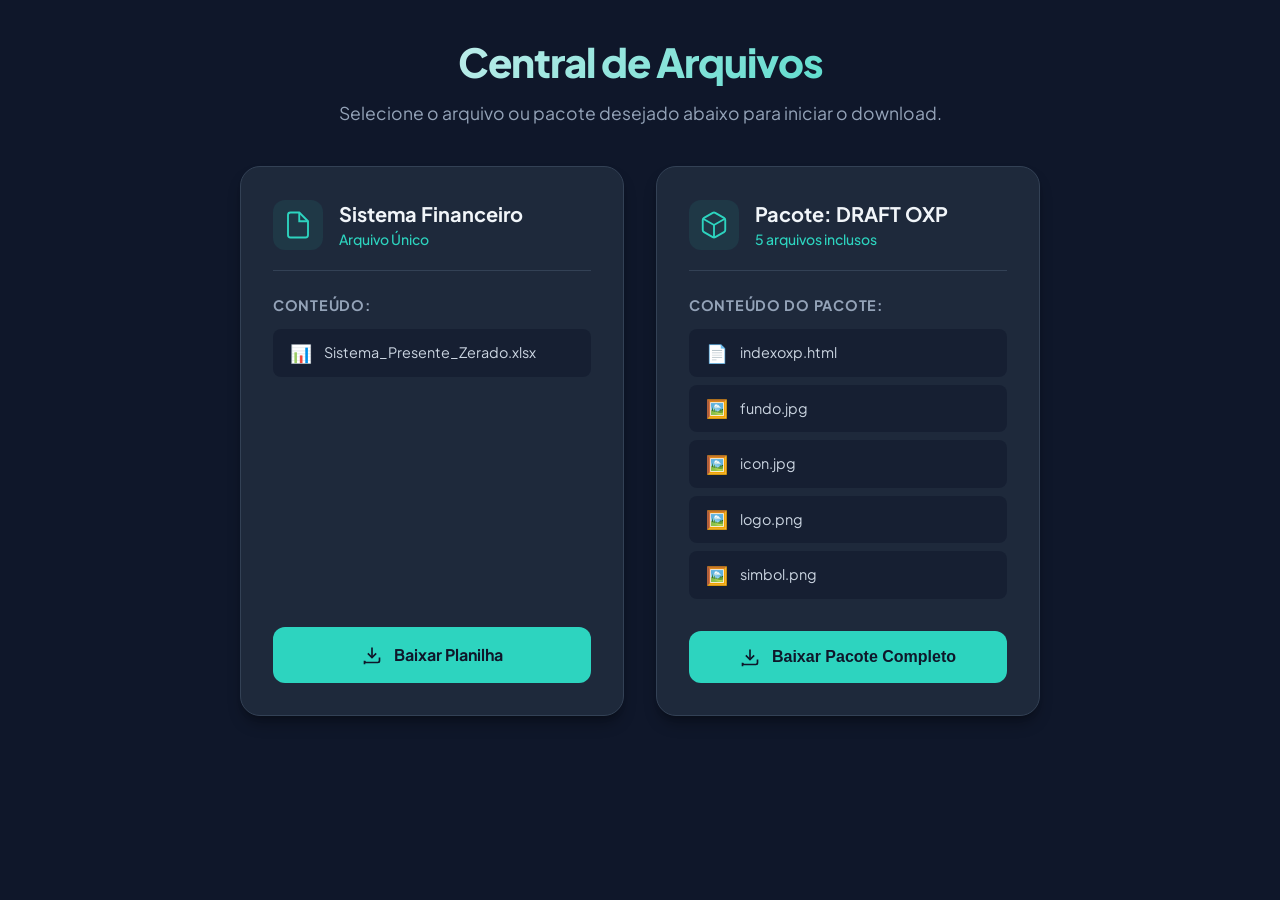
<file: index.html>
<!DOCTYPE html>
<html lang="pt-BR">
<head>
    <meta charset="UTF-8">
    <meta name="viewport" content="width=device-width, initial-scale=1.0">
    <title>Central de Downloads | OXP</title>
    <link href="https://fonts.googleapis.com/css2?family=Plus+Jakarta+Sans:wght@400;500;700;800&family=Poppins:wght@400;500;600;700&display=swap" rel="stylesheet">
    <link rel="stylesheet" href="style.css">
</head>
<body>

    <main class="main-container">
        
        <header class="header">
            <h1>Central de Arquivos</h1>
            <p>Selecione o arquivo ou pacote desejado abaixo para iniciar o download.</p>
        </header>

        <section class="downloads-grid">

            <article class="download-card">
                <div class="card-header">
                    <div class="package-icon">
                        <svg viewBox="0 0 24 24" fill="none" stroke="currentColor" stroke-width="1.5">
                            <path d="M13 2H6a2 2 0 0 0-2 2v16a2 2 0 0 0 2 2h12a2 2 0 0 0 2-2V9z"></path>
                            <polyline points="13 2 13 9 20 9"></polyline>
                        </svg>
                    </div>
                    <div>
                        <h2>Sistema Financeiro</h2>
                        <p class="file-count">Arquivo Único</p>
                    </div>
                </div>

                <div class="card-body">
                    <h3>Conteúdo:</h3>
                    <ul class="file-list">
                        <li><span class="icon">📊</span> Sistema_Presente_Zerado.xlsx</li>
                    </ul>
                </div>

                <div class="card-footer">
                    <a href="./Sistema_Presente_Zerado.xlsx" download class="btn-download" style="text-decoration: none;">
                        <svg class="dl-icon" viewBox="0 0 24 24" fill="none" stroke="currentColor" stroke-width="2">
                            <path d="M21 15v4a2 2 0 0 1-2 2H5a2 2 0 0 1-2-2v4"></path>
                            <polyline points="7 10 12 15 17 10"></polyline>
                            <line x1="12" y1="15" x2="12" y2="3"></line>
                        </svg>
                        <span>Baixar Planilha</span>
                    </a>
                </div>
            </article>

            <article class="download-card">
                <div class="card-header">
                    <div class="package-icon">
                        <svg viewBox="0 0 24 24" fill="none" stroke="currentColor" stroke-width="1.5">
                            <path d="M21 16V8a2 2 0 00-1-1.73l-7-4a2 2 0 00-2 0l-7 4A2 2 0 003 8v8a2 2 0 001 1.73l7 4a2 2 0 002 0l7-4A2 2 0 0021 16z"></path>
                            <polyline points="3.27 6.96 12 12.01 20.73 6.96"></polyline>
                            <line x1="12" y1="22.08" x2="12" y2="12"></line>
                        </svg>
                    </div>
                    <div>
                        <h2>Pacote: DRAFT OXP</h2>
                        <p class="file-count">5 arquivos inclusos</p>
                    </div>
                </div>

                <div class="card-body">
                    <h3>Conteúdo do pacote:</h3>
                    <ul class="file-list">
                        <li><span class="icon">📄</span> indexoxp.html</li>
                        <li><span class="icon">🖼️</span> fundo.jpg</li>
                        <li><span class="icon">🖼️</span> icon.jpg</li>
                        <li><span class="icon">🖼️</span> logo.png</li>
                        <li><span class="icon">🖼️</span> simbol.png</li>
                    </ul>
                </div>

                <div class="card-footer">
                    <button 
                        class="btn-download js-download-multiple" 
                        data-package-name="DRAFT OXP"
                        data-arquivos="indexoxp.html,fundo.jpg,icon.jpg,logo.png,simbol.png">
                        <svg class="dl-icon" viewBox="0 0 24 24" fill="none" stroke="currentColor" stroke-width="2">
                            <path d="M21 15v4a2 2 0 0 1-2 2H5a2 2 0 0 1-2-2v4"></path>
                            <polyline points="7 10 12 15 17 10"></polyline>
                            <line x1="12" y1="15" x2="12" y2="3"></line>
                        </svg>
                        <span>Baixar Pacote Completo</span>
                    </button>
                </div>
            </article>

        </section>
    </main>

    <script src="script.js"></script>
</body>
</html>
</file>
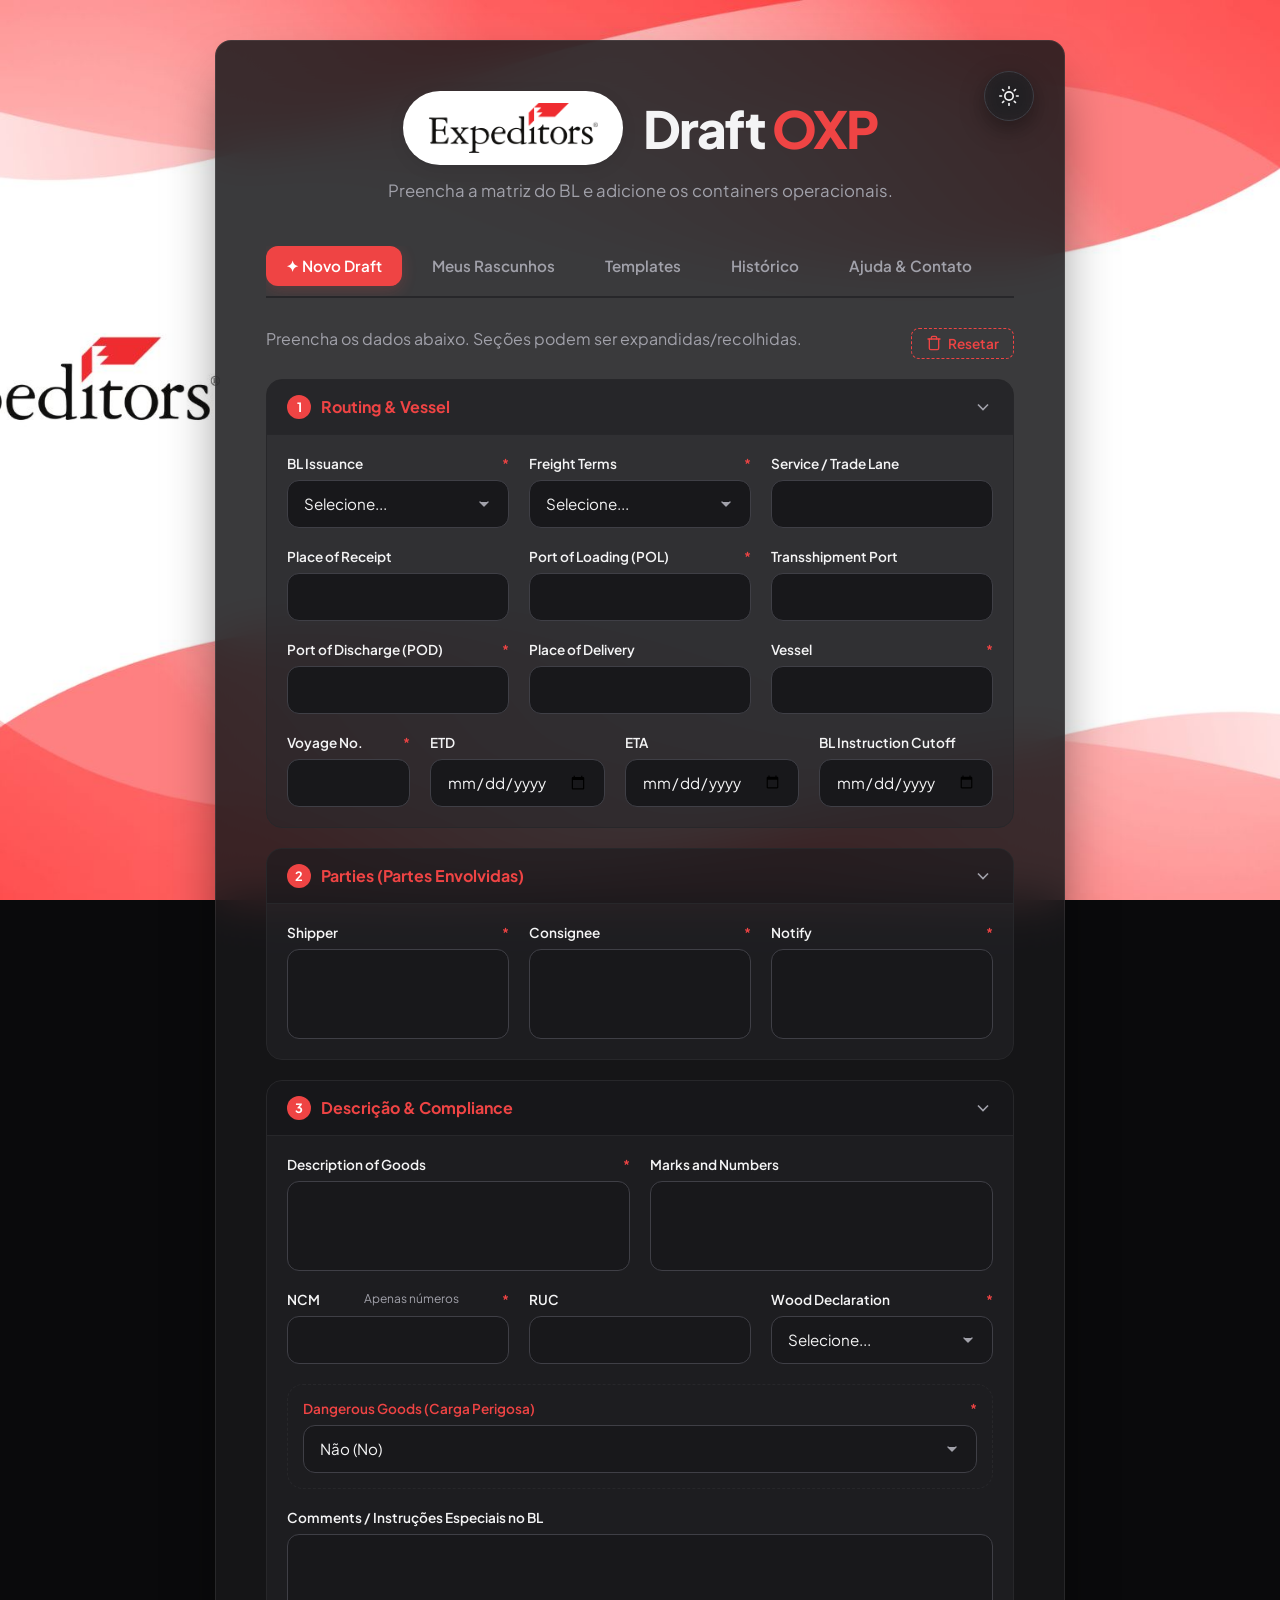
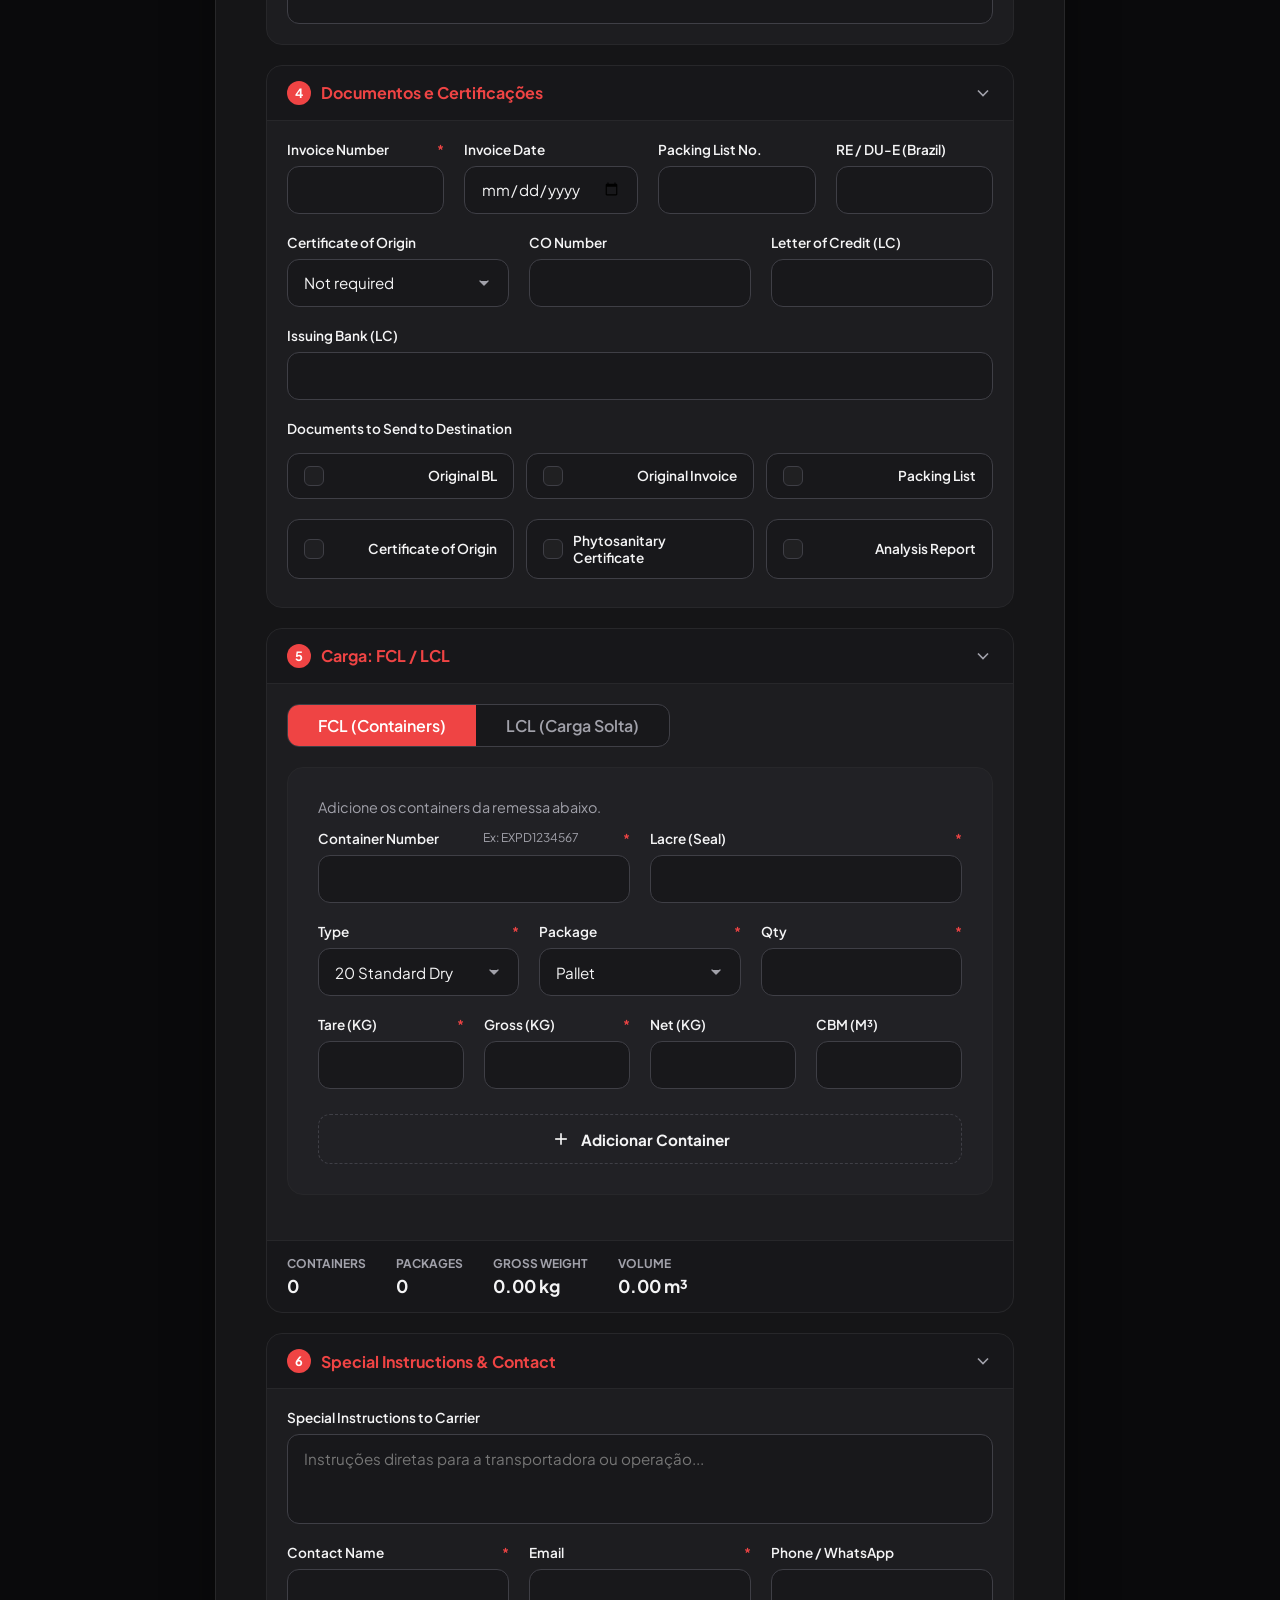
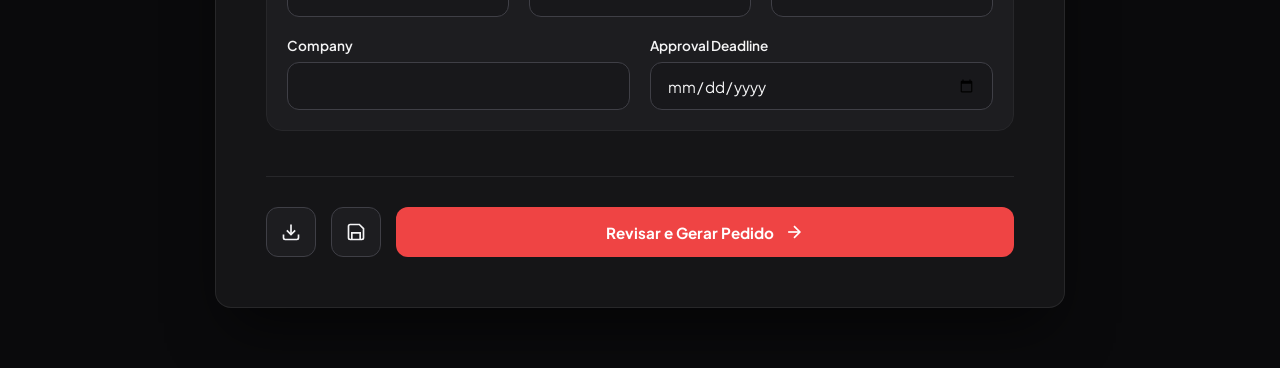
<file: indexoxp.html>
<!DOCTYPE html>
<html lang="pt-BR">
<head>
    <meta charset="UTF-8">
    <meta name="viewport" content="width=device-width, initial-scale=1.0">
    <title>Draft-OXP | Expeditors</title>
    <link href="https://fonts.googleapis.com/css2?family=Plus+Jakarta+Sans:wght@400;500;600;700;800&display=swap" rel="stylesheet">
    
    <style>
    /* ==========================================================================
       VARIÁVEIS DE COR E ESTILO (DARK MODE + RED BRANDING)
       ========================================================================== */
    :root {
        --bg-dark: #0a0a0c;
        --surface: rgba(24, 24, 27, 0.85);
        --surface-panel: rgba(39, 39, 42, 0.5);
        --border: #3f3f46;
        --border-light: #27272a;
        --primary: #ef4444;
        --primary-hover: #dc2626;
        --accent: #fca5a5;
        --warning: #f59e0b;
        --danger: #ef4444;
        --text-main: #f4f4f5;
        --text-muted: #a1a1aa;
        --input-bg: #18181b;
        --radius: 16px;
        --btn-radius: 12px;
        --input-height: 48px;
        --transition: all 0.3s cubic-bezier(0.25, 0.8, 0.25, 1);
    }

    /* ==========================================================================
       TEMA CLARO (LIGHT MODE OVERRIDES)
       ========================================================================== */
    [data-theme="light"] {
        --bg-dark: #f4f7f6;
        --surface: rgba(255, 255, 255, 0.95);
        --surface-panel: #ffffff;
        --border: #e2e8f0;
        --border-light: #cbd5e1;
        --text-main: #0f172a;
        --text-muted: #64748b;
        --input-bg: #ffffff;
    }

    /* ==========================================================================
       BASE & ESTRUTURA
       ========================================================================== */
    body {
        margin: 0;
        padding: 20px;
        font-family: 'Plus Jakarta Sans', sans-serif;
        background-color: var(--bg-dark);
        color: var(--text-main);
        min-height: 100vh;
        display: flex;
        align-items: flex-start;
        justify-content: center;
        background-image: url('fundo.jpg');
        background-size: cover;
        background-position: center;
        background-attachment: fixed;
    }

    .wrapper {
        width: 100%;
        max-width: 850px;
        margin-top: 20px;
        margin-bottom: 40px;
        background: var(--surface);
        backdrop-filter: blur(24px);
        -webkit-backdrop-filter: blur(24px);
        border: 1px solid rgba(255, 255, 255, 0.08);
        border-radius: var(--radius);
        padding: 50px;
        box-shadow: 0 30px 60px -15px rgba(0, 0, 0, 0.6);
        box-sizing: border-box;
    }

    /* ==========================================================================
       TIPOGRAFIA, CABEÇALHOS & LOGO
       ========================================================================== */
    .header {
        margin-bottom: 45px;
        text-align: center;
    }

    .header-top {
        display: flex;
        flex-direction: row !important;
        align-items: center;
        justify-content: center;
        gap: 20px;
        position: relative;
        width: 100%;
    }

    .brand-logo {
        display: block;
        margin: 0;
        background-color: #ffffff !important;
        padding: 12px 25px;
        border-radius: 50px;
        max-height: 50px;
        width: auto;
        box-shadow: 0 4px 15px rgba(0, 0, 0, 0.1);
        object-fit: contain;
        transition: var(--transition);
        flex-shrink: 0;
    }

    .header h1 {
        margin: 0;
        font-size: 3.2rem;
        font-weight: 800;
        color: var(--text-main);
        letter-spacing: -0.04em;
        white-space: nowrap;
    }

    .header h1 span {
        color: var(--primary);
    }

    .header p {
        margin: 15px 0 0 0;
        color: var(--text-muted);
        font-size: 1.05rem;
    }

    .theme-toggle {
        position: fixed; /* Garante que ele fique flutuando */
        top: 30px;       /* Distância do topo */
        right: 30px;     /* Distância da direita */
        width: 50px;
        height: 50px;
        padding: 0;
        border-radius: 50%;
        background: var(--surface-panel);
        border: 1px solid var(--border);
        color: var(--text-main);
        display: flex;
        align-items: center;
        justify-content: center;
        cursor: pointer;
        transition: var(--transition);
        z-index: 9999; /* Garante que fique por cima de tudo */
        box-shadow: 0 8px 25px rgba(0, 0, 0, 0.4);
        backdrop-filter: blur(10px);
        -webkit-backdrop-filter: blur(10px);
    }

    .theme-toggle:hover {
        background: var(--border-light);
        transform: scale(1.1) translateY(3px); /* Efeito visual suave */
        color: var(--primary);
    }

    .mobile-menu-btn { 
        display: none; 
        background: transparent; 
        border: none; 
        color: var(--text-main); 
        cursor: pointer; 
        padding: 5px; 
        position: absolute; 
        left: 0; 
        top: 50%; /* Joga o botão para o meio */
        transform: translateY(-50%); /* Centraliza perfeitamente no eixo Y */
        transition: var(--transition); 
        z-index: 10;
    }

    .mobile-menu-btn:hover { 
        color: var(--primary); 
    }

    /* ==========================================================================
       NAVEGAÇÃO (ABAS)
       ========================================================================== */
    .subbar {
        display: flex;
        gap: 10px;
        margin-bottom: 30px;
        border-bottom: 2px solid var(--border-light);
        padding-bottom: 10px;
        overflow-x: auto;
    }

    .tab {
        padding: 10px 20px;
        font-size: 0.95rem;
        font-weight: 600;
        color: var(--text-muted);
        cursor: pointer;
        border-radius: var(--btn-radius);
        transition: var(--transition);
        white-space: nowrap;
    }

    .tab.active {
        background: var(--primary);
        color: #ffffff;
        box-shadow: 0 4px 15px rgba(239, 68, 68, 0.2);
    }

    .tab:hover:not(.active) {
        background: var(--surface-panel);
        color: var(--text-main);
    }

    .page-view {
        display: none;
        animation: fadeIn 0.4s ease-out;
    }

    .page-view.active {
        display: block;
    }

    @keyframes fadeIn {
        from {
            opacity: 0;
            transform: translateY(10px);
        }
        to {
            opacity: 1;
            transform: translateY(0);
        }
    }

    /* ==========================================================================
       GRIDS & LAYOUT
       ========================================================================== */
    .grid-2 {
        display: grid;
        grid-template-columns: repeat(2, 1fr);
        gap: 20px;
    }

    .grid-3 {
        display: grid;
        grid-template-columns: repeat(3, 1fr);
        gap: 20px;
    }

    .grid-4 {
        display: grid;
        grid-template-columns: repeat(4, 1fr);
        gap: 20px;
    }

    .section-header {
        display: flex;
        flex-direction: row;
        justify-content: space-between;
        align-items: center;
        margin: 40px 0 25px;
        border-bottom: 2px solid var(--border-light);
        padding-bottom: 12px;
    }

    .section-title {
        font-size: 0.9rem;
        text-transform: uppercase;
        letter-spacing: 0.08em;
        color: var(--primary);
        font-weight: 700;
        margin: 0;
    }

    /* ==========================================================================
       FORMULÁRIOS & INPUTS
       ========================================================================== */
    .form-group {
        display: flex;
        flex-direction: column;
    }

    .form-group label {
        font-size: 0.85rem;
        font-weight: 600;
        margin-bottom: 8px;
        color: var(--text-main);
        display: flex;
        justify-content: space-between;
    }

    .form-group .hint {
        font-size: 0.75rem;
        color: var(--text-muted);
        font-weight: 400;
    }

    .required::after {
        content: " *";
        color: var(--primary);
    }

    .form-control {
        width: 100%;
        height: var(--input-height);
        padding: 0 16px;
        background: var(--input-bg);
        border: 1px solid var(--border);
        border-radius: var(--btn-radius);
        font-family: inherit;
        font-size: 0.95rem;
        color: var(--text-main);
        transition: var(--transition);
        box-sizing: border-box;
        outline: none;
    }

    textarea.form-control {
        height: auto;
        min-height: 90px;
        padding: 14px 16px;
        resize: none;
    }

    select.form-control {
        appearance: none;
        background-image: url("data:image/svg+xml;charset=UTF-8,%3csvg xmlns='http://www.w3.org/2000/svg' viewBox='0 0 24 24' fill='%23a1a1aa' stroke='%23a1a1aa' stroke-width='2' stroke-linecap='round' stroke-linejoin='round'%3e%3cpolyline points='6 9 12 15 18 9'%3e%3c/polyline%3e%3c/svg%3e");
        background-repeat: no-repeat;
        background-position: right 16px center;
        background-size: 16px;
        padding-right: 45px;
    }

    .form-control:focus {
        border-color: var(--primary);
        box-shadow: 0 0 0 3px rgba(239, 68, 68, 0.15);
    }

    /* ==========================================================================
       CHECKBOXES CUSTOMIZADOS (DOCUMENTOS)
       ========================================================================== */
    .checkbox-group {
        display: flex;
        flex-wrap: wrap;
        gap: 12px;
        margin-top: 8px;
    }

    .checkbox-label {
        display: flex;
        align-items: center;
        gap: 10px;
        font-size: 0.85rem;
        font-weight: 500;
        color: var(--text-main);
        cursor: pointer;
        background: var(--input-bg);
        padding: 12px 16px;
        border: 1px solid var(--border);
        border-radius: var(--btn-radius);
        transition: var(--transition);
        flex: 1 1 calc(33.333% - 12px);
        min-width: 180px;
        box-sizing: border-box;
    }

    .checkbox-label:hover {
        border-color: var(--primary);
        background: rgba(255, 255, 255, 0.02);
    }

    [data-theme="light"] .checkbox-label:hover {
        background: rgba(0, 0, 0, 0.02);
    }

    /* Reset e estilo da caixa do checkbox */
    .checkbox-label input[type="checkbox"] {
        appearance: none;
        -webkit-appearance: none;
        width: 20px;
        height: 20px;
        margin: 0;
        cursor: pointer;
        background-color: var(--surface-panel);
        border: 1px solid var(--border);
        border-radius: 6px;
        position: relative;
        transition: var(--transition);
        display: flex;
        align-items: center;
        justify-content: center;
        flex-shrink: 0;
    }

    /* Cor de fundo e borda quando selecionado */
    .checkbox-label input[type="checkbox"]:checked {
        background-color: var(--primary);
        border-color: var(--primary);
    }

    /* Desenho do ícone de 'V' (Check) via CSS puro */
    .checkbox-label input[type="checkbox"]:checked::after {
        content: "";
        position: absolute;
        width: 5px;
        height: 10px;
        border: solid white;
        border-width: 0 2px 2px 0;
        transform: rotate(45deg);
        top: 2px;
    }

    /* Efeito de foco */
    .checkbox-label input[type="checkbox"]:focus {
        box-shadow: 0 0 0 3px rgba(239, 68, 68, 0.15);
        outline: none;
    }

    /* ==========================================================================
       BOTÕES E COMPONENTES ESPECIAIS
       ========================================================================== */
    .btn {
        display: inline-flex;
        align-items: center;
        justify-content: center;
        gap: 10px;
        height: 50px;
        padding: 0 28px;
        border-radius: var(--btn-radius);
        font-weight: 700;
        font-size: 0.95rem;
        cursor: pointer;
        border: none;
        transition: var(--transition);
        font-family: inherit;
        box-sizing: border-box;
    }

    .btn-ghost {
        background: transparent;
        color: var(--text-main);
        border: 1px dashed var(--border);
        width: 100%;
        margin-top: 25px;
    }

    .btn-ghost:hover {
        background: rgba(255, 255, 255, 0.05);
        border-color: var(--text-muted);
    }

    .btn-primary {
        background: var(--primary);
        color: white;
    }

    .btn-primary:hover {
        background: var(--primary-hover);
        transform: translateY(-2px);
        box-shadow: 0 8px 20px rgba(239, 68, 68, 0.3);
    }

    .btn-secondary {
        background: var(--surface-panel);
        color: var(--text-main);
        border: 1px solid var(--border);
    }

    .btn-secondary:hover {
        background: var(--border);
    }

    .actions-bar {
        display: flex;
        gap: 15px;
        margin-top: 45px;
        padding-top: 30px;
        border-top: 1px solid var(--border-light);
    }

    .btn-danger-ghost {
        background: transparent;
        border: 1px dashed var(--danger);
        color: var(--danger);
        padding: 6px 14px;
        border-radius: 8px;
        cursor: pointer;
        display: flex;
        align-items: center;
        gap: 6px;
        font-family: inherit;
        font-size: 0.85rem;
        font-weight: 600;
        transition: var(--transition);
    }

    .btn-danger-ghost:hover {
        background: rgba(239, 68, 68, 0.1);
    }

    [data-theme="light"] .btn-danger-ghost:hover {
        background: rgba(239, 68, 68, 0.05);
    }

    /* SEÇÕES COLAPSÁVEIS */
    .section-wrapper {
        background: var(--surface-panel);
        border: 1px solid var(--border-light);
        border-radius: var(--radius);
        margin-bottom: 20px;
        overflow: hidden;
        transition: var(--transition);
    }

    .section-header-click {
        padding: 15px 20px;
        background: rgba(0, 0, 0, 0.2);
        border-bottom: 1px solid var(--border-light);
        display: flex;
        justify-content: space-between;
        align-items: center;
        cursor: pointer;
        user-select: none;
    }

    [data-theme="light"] .section-header-click {
        background: #f8fafc;
    }

    .section-title-click {
        font-size: 1rem;
        font-weight: 700;
        color: var(--primary);
        display: flex;
        align-items: center;
        gap: 10px;
    }

    .section-num-badge {
        background: var(--primary);
        color: white;
        width: 24px;
        height: 24px;
        border-radius: 50%;
        display: flex;
        align-items: center;
        justify-content: center;
        font-size: 0.8rem;
    }

    .chevron-icon {
        transition: transform 0.3s ease;
        color: var(--text-muted);
    }

    .section-wrapper.collapsed .chevron-icon {
        transform: rotate(-90deg);
    }

    .section-body {
        padding: 20px;
        display: block;
    }

    .section-wrapper.collapsed .section-body {
        display: none;
    }

    /* MODO LCL / FCL */
    .toggle-bar {
        display: flex;
        background: var(--input-bg);
        border: 1px solid var(--border);
        border-radius: var(--btn-radius);
        overflow: hidden;
        width: max-content;
        margin-bottom: 20px;
    }

    .toggle-opt {
        padding: 10px 30px;
        font-weight: 600;
        cursor: pointer;
        color: var(--text-muted);
        transition: var(--transition);
    }

    .toggle-opt.active {
        background: var(--primary);
        color: white;
    }

    .toggle-opt:hover:not(.active) {
        background: rgba(255, 255, 255, 0.05);
    }

    [data-theme="light"] .toggle-opt:hover:not(.active) {
        background: rgba(0, 0, 0, 0.05);
    }

    .totals-box {
        display: flex;
        gap: 30px;
        padding: 15px 20px;
        background: rgba(0, 0, 0, 0.2);
        border-top: 1px solid var(--border-light);
        border-radius: 0 0 var(--radius) var(--radius);
        margin: 20px -20px -20px -20px;
    }

    [data-theme="light"] .totals-box {
        background: #f8fafc;
    }

    .total-item {
        display: flex;
        flex-direction: column;
        gap: 4px;
    }

    .total-lbl {
        font-size: 0.75rem;
        color: var(--text-muted);
        text-transform: uppercase;
        font-weight: 700;
    }

    .total-val {
        font-size: 1.1rem;
        font-weight: 700;
        color: var(--text-main);
    }

    .special-block {
        border: 1px dashed var(--primary);
        padding: 15px;
        border-radius: var(--radius);
        margin-top: 15px;
        background: rgba(239, 68, 68, 0.05);
        display: none;
    }

    /* CONTAINERS E DRAG & DROP */
    .container-form-panel {
        background: var(--surface-panel);
        padding: 30px;
        border-radius: var(--radius);
        border: 1px solid var(--border-light);
    }

    #containersList {
        margin-top: 25px;
        display: flex;
        flex-direction: column;
        gap: 12px;
    }

    .container-badge {
        background: var(--input-bg);
        border: 1px solid var(--border);
        border-left: 4px solid var(--primary);
        border-radius: var(--btn-radius);
        display: flex;
        align-items: center;
        padding: 16px 20px;
        font-size: 0.9rem;
        font-weight: 500;
        transition: transform 0.2s, box-shadow 0.2s;
        position: relative;
    }

    .container-badge.dragging {
        opacity: 0.4;
        border: 2px dashed var(--primary);
    }

    .drag-handle {
        cursor: grab;
        color: var(--text-muted);
        margin-right: 18px;
        display: flex;
        align-items: center;
    }

    .drag-handle:active {
        cursor: grabbing;
        color: var(--primary);
    }

    .container-info {
        flex: 1;
        display: flex;
        flex-direction: column;
        gap: 4px;
    }

    .container-info strong {
        color: var(--text-main);
        font-size: 1rem;
    }

    .container-actions {
        display: flex;
        gap: 15px;
        margin-left: 15px;
    }

    .action-icon {
        cursor: pointer;
        color: var(--text-muted);
        transition: color 0.2s;
        display: flex;
        align-items: center;
        background: transparent;
        border: none;
        padding: 0;
    }

    .action-icon:hover {
        color: var(--text-main);
    }

    .action-icon.delete:hover {
        color: var(--danger);
    }

    /* MODAIS */
    .modal {
        display: none;
        position: fixed;
        inset: 0;
        background: rgba(0, 0, 0, 0.75);
        backdrop-filter: blur(8px);
        z-index: 1000;
        align-items: center;
        justify-content: center;
        opacity: 0;
        transition: opacity 0.3s;
        padding: 20px;
        box-sizing: border-box;
    }

    .modal.show {
        display: flex;
        opacity: 1;
    }

    .modal-content {
        position: relative;
        background: var(--bg-dark);
        width: 100%;
        max-width: 750px;
        max-height: 90vh;
        border-radius: var(--radius);
        border: 1px solid var(--border);
        padding: 40px;
        box-shadow: 0 25px 50px rgba(0, 0, 0, 0.5);
        overflow-y: auto;
        transform: translateY(20px);
        transition: transform 0.3s;
        box-sizing: border-box;
    }

    .modal.show .modal-content {
        transform: translateY(0);
    }

    .close-modal {
        position: absolute;
        top: 25px;
        right: 30px;
        font-size: 1.8rem;
        color: var(--text-muted);
        cursor: pointer;
        transition: var(--transition);
        line-height: 1;
        background: transparent;
        border: none;
        padding: 0;
    }

    .close-modal:hover {
        color: var(--danger);
        transform: scale(1.1);
    }

    .review-card {
        background: var(--surface-panel);
        padding: 24px;
        border-radius: var(--btn-radius);
        border: 1px solid var(--border-light);
        border-left: 4px solid var(--primary);
        margin-bottom: 20px;
        font-size: 0.9rem;
        color: var(--text-main);
    }

    .review-card-title {
        font-weight: 700;
        color: var(--text-main);
        font-size: 1.05rem;
        margin-bottom: 18px;
        border-bottom: 1px solid var(--border-light);
        padding-bottom: 10px;
        display: flex;
        justify-content: space-between;
    }

    .review-data-grid {
        display: grid;
        grid-template-columns: 1fr 1fr;
        gap: 16px;
    }

    .review-label {
        color: var(--text-muted);
        font-size: 0.85rem;
        display: block;
        margin-bottom: 4px;
    }

    .review-value {
        font-weight: 600;
        font-size: 0.95rem;
    }

    /* ==========================================================================
       MOBILE
       ========================================================================== */
    @media (max-width: 768px) {
        body {
            padding: 10px;
        }

        .wrapper {
            padding: 30px 20px;
            margin-top: 10px;
            border-radius: 20px;
        }

        .header {
            padding-top: 0;
            margin-bottom: 35px;
        }

        .header-top {
            flex-direction: row !important;
            justify-content: center;
            align-items: center;
            gap: 12px;
        }

        .mobile-menu-btn {
            display: block;
        }

        .theme-toggle {
            top: 15px;   /* Mais colado no topo no mobile */
            right: 15px; /* Mais colado na direita no mobile */
            width: 40px;
            height: 40px;
        }

        .brand-logo {
            max-height: 26px;
            padding: 6px 14px;
            margin: 0;
        }

        .header h1 {
            font-size: 1.7rem;
            flex: none;
            text-align: center;
        }

        .header p {
            text-align: left;
            margin-top: 15px;
            font-size: 0.95rem;
        }

        .subbar {
            display: none;
            flex-direction: column;
            background: var(--surface-panel);
            border: 1px solid var(--border);
            border-radius: var(--radius);
            padding: 10px;
            margin-bottom: 25px;
            gap: 5px;
        }

        .subbar.show-mobile {
            display: flex;
            animation: fadeIn 0.3s ease;
        }

        .tab {
            text-align: center;
            padding: 12px 20px;
        }

        .grid-2,
        .grid-3,
        .grid-4 {
            grid-template-columns: 1fr;
            gap: 16px;
        }

        .section-header {
            display: flex !important;
            flex-direction: row !important;
            align-items: center !important;
            justify-content: space-between !important;
            gap: 10px;
            flex-wrap: nowrap !important;
        }

        .section-title {
            white-space: nowrap;
            font-size: 0.85rem;
        }

        .checkbox-label {
            flex: 1 1 100%;
            min-width: 100%;
        }

        .container-form-panel {
            padding: 20px;
        }

        .container-badge {
            flex-direction: column;
            align-items: flex-start;
            padding: 20px;
            gap: 15px;
        }

        .drag-handle {
            position: absolute;
            top: 20px;
            right: 15px;
            margin: 0;
        }

        .container-info {
            width: 100%;
            padding-right: 30px;
            box-sizing: border-box;
        }

        .container-actions {
            margin-left: 0;
            width: 100%;
            justify-content: flex-end;
            border-top: 1px solid var(--border-light);
            padding-top: 15px;
        }

        #draftForm > .actions-bar {
            flex-wrap: wrap;
            gap: 12px;
        }

        #draftForm > .actions-bar label[for="importFile"],
        #draftForm > .actions-bar button.btn-secondary {
            flex: 1 1 40%;
            justify-content: center;
        }

        #draftForm > .actions-bar .btn-primary {
            flex: 1 1 100%;
        }

        .modal-content {
            padding: 25px 20px;
        }

        .review-data-grid {
            grid-template-columns: 1fr;
            gap: 12px;
        }

        .review-label {
            font-size: 0.75rem;
        }

        .review-value {
            font-size: 0.85rem;
            word-break: break-word;
        }

        .modal-content .actions-bar {
            flex-wrap: nowrap;
            flex-direction: row;
            gap: 10px;
        }

        .modal-content .actions-bar button {
            flex: 1;
            justify-content: center;
            padding: 0 10px;
            font-size: 0.9rem;
            margin: 0;
        }

        .close-modal {
            top: 10px;
            right: 10px;
            padding: 15px;
            z-index: 9999;
        }
    }
</style>

</head>

<body>

    <div class="wrapper">

        <div class="header">
            <div class="header-top">
                <button class="mobile-menu-btn" onclick="toggleMobileMenu()" title="Menu">
                    <svg width="24" height="24" viewBox="0 0 24 24" fill="none" stroke="currentColor" stroke-width="2" stroke-linecap="round" stroke-linejoin="round">
                        <line x1="3" y1="12" x2="21" y2="12"></line>
                        <line x1="3" y1="6" x2="21" y2="6"></line>
                        <line x1="3" y1="18" x2="21" y2="18"></line>
                    </svg>
                </button>
                <img src="logo.png" class="brand-logo" alt="Expeditors Logo" onerror="this.style.display='none'">
                <h1>Draft <span>OXP</span></h1>
                <button type="button" id="themeToggle" class="theme-toggle" onclick="toggleTheme()" title="Alternar Tema">
                    <svg id="themeIcon" width="20" height="20" viewBox="0 0 24 24" fill="none" stroke="currentColor" stroke-width="2" stroke-linecap="round" stroke-linejoin="round">
                        <circle cx="12" cy="12" r="5"></circle>
                        <line x1="12" y1="1" x2="12" y2="3"></line>
                        <line x1="12" y1="21" x2="12" y2="23"></line>
                        <line x1="4.22" y1="4.22" x2="5.64" y2="5.64"></line>
                        <line x1="18.36" y1="18.36" x2="19.78" y2="19.78"></line>
                        <line x1="1" y1="12" x2="3" y2="12"></line>
                        <line x1="21" y1="12" x2="23" y2="12"></line>
                        <line x1="4.22" y1="19.78" x2="5.64" y2="18.36"></line>
                        <line x1="18.36" y1="5.64" x2="19.78" y2="4.22"></line>
                    </svg>
                </button>
            </div>
            <p>Preencha a matriz do BL e adicione os containers operacionais.</p>
        </div>

        <div class="subbar">
            <div class="tab active" onclick="showPage('page-form', this)">✦ Novo Draft</div>
            <div class="tab" onclick="showPage('page-drafts', this)">Meus Rascunhos</div>
            <div class="tab" onclick="showPage('page-templates', this)">Templates</div>
            <div class="tab" onclick="showPage('page-history', this)">Histórico</div>
            <div class="tab" onclick="showPage('page-help', this)">Ajuda & Contato</div>
        </div>

        <div id="page-form" class="page-view active">
            <form id="draftForm">
                <div style="display: flex; justify-content: space-between; margin-bottom: 20px;">
                    <p style="margin:0; color: var(--text-muted);">Preencha os dados abaixo. Seções podem ser expandidas/recolhidas.</p>
                    <button type="button" onclick="resetFormulario()" class="btn-danger-ghost" style="width: auto; margin-top: 0; height: auto;">
                        <svg width="16" height="16" viewBox="0 0 24 24" fill="none" stroke="currentColor" stroke-width="2" stroke-linecap="round" stroke-linejoin="round">
                            <polyline points="3 6 5 6 21 6"></polyline>
                            <path d="M19 6v14a2 2 0 0 1-2 2H7a2 2 0 0 1-2-2V6m3 0V4a2 2 0 0 1 2-2h4a2 2 0 0 1 2 2v2"></path>
                        </svg>
                        Resetar
                    </button>
                </div>

                <div class="section-wrapper" id="sec1">
                    <div class="section-header-click" onclick="toggleSection('sec1')">
                        <div class="section-title-click"><div class="section-num-badge">1</div>Routing & Vessel</div>
                        <svg class="chevron-icon" width="20" height="20" viewBox="0 0 24 24" fill="none" stroke="currentColor" stroke-width="2"><polyline points="6 9 12 15 18 9"></polyline></svg>
                    </div>
                    <div class="section-body">
                        <div class="grid-3" style="margin-bottom: 20px;">
                            <div class="form-group">
                                <label class="required">BL Issuance</label>
                                <select id="g_bl" class="form-control" required>
                                    <option value="">Selecione...</option>
                                    <option value="Sea Waybill / Express Release">Sea Waybill / Express Release</option>
                                    <option value="Originais na Origem">Originais na Origem</option>
                                    <option value="Originais no Destino">Originais no Destino</option>
                                </select>
                            </div>
                            <div class="form-group">
                                <label class="required">Freight Terms</label>
                                <select id="g_freight" class="form-control" required>
                                    <option value="">Selecione...</option>
                                    <option value="Prepaid">Prepaid</option>
                                    <option value="Collect">Collect</option>
                                </select>
                            </div>
                            <div class="form-group">
                                <label>Service / Trade Lane</label>
                                <input type="text" id="g_service" class="form-control">
                            </div>
                        </div>

                        <div class="grid-3" style="margin-bottom: 20px;">
                            <div class="form-group"><label>Place of Receipt</label><input type="text" id="g_receipt" class="form-control"></div>
                            <div class="form-group"><label class="required">Port of Loading (POL)</label><input type="text" id="g_pol" class="form-control" required></div>
                            <div class="form-group"><label>Transshipment Port</label><input type="text" id="g_transship" class="form-control"></div>
                        </div>

                        <div class="grid-3" style="margin-bottom: 20px;">
                            <div class="form-group"><label class="required">Port of Discharge (POD)</label><input type="text" id="g_pod" class="form-control" required></div>
                            <div class="form-group"><label>Place of Delivery</label><input type="text" id="g_delivery" class="form-control"></div>
                            <div class="form-group"><label class="required">Vessel</label><input type="text" id="g_vessel" class="form-control" required></div>
                        </div>

                        <div class="grid-4">
                            <div class="form-group"><label class="required">Voyage No.</label><input type="text" id="g_voyage" class="form-control" required></div>
                            <div class="form-group"><label>ETD</label><input type="date" id="g_etd" class="form-control"></div>
                            <div class="form-group"><label>ETA</label><input type="date" id="g_eta" class="form-control"></div>
                            <div class="form-group"><label>BL Instruction Cutoff</label><input type="date" id="g_cutoff" class="form-control"></div>
                        </div>
                    </div>
                </div>

                <div class="section-wrapper" id="sec2">
                    <div class="section-header-click" onclick="toggleSection('sec2')">
                        <div class="section-title-click"><div class="section-num-badge">2</div>Parties (Partes Envolvidas)</div>
                        <svg class="chevron-icon" width="20" height="20" viewBox="0 0 24 24" fill="none" stroke="currentColor" stroke-width="2"><polyline points="6 9 12 15 18 9"></polyline></svg>
                    </div>
                    <div class="section-body">
                        <div class="grid-3">
                            <div class="form-group"><label class="required">Shipper</label><textarea id="g_shipper" class="form-control" required></textarea></div>
                            <div class="form-group"><label class="required">Consignee</label><textarea id="g_consignee" class="form-control" required></textarea></div>
                            <div class="form-group"><label class="required">Notify</label><textarea id="g_notify" class="form-control" required></textarea></div>
                        </div>
                    </div>
                </div>

                <div class="section-wrapper" id="sec3">
                    <div class="section-header-click" onclick="toggleSection('sec3')">
                        <div class="section-title-click"><div class="section-num-badge">3</div>Descrição & Compliance</div>
                        <svg class="chevron-icon" width="20" height="20" viewBox="0 0 24 24" fill="none" stroke="currentColor" stroke-width="2"><polyline points="6 9 12 15 18 9"></polyline></svg>
                    </div>
                    <div class="section-body">
                        <div class="grid-2" style="margin-bottom: 20px;">
                            <div class="form-group"><label class="required">Description of Goods</label><textarea id="g_desc" class="form-control" required></textarea></div>
                            <div class="form-group"><label>Marks and Numbers</label><textarea id="g_marks" class="form-control"></textarea></div>
                        </div>
                        
                        <div class="grid-3" style="margin-bottom: 20px;">
                            <div class="form-group"><label class="required">NCM <span class="hint">Apenas números</span></label><input type="number" id="g_ncm" class="form-control" required></div>
                            <div class="form-group"><label>RUC</label><input type="text" id="g_ruc" class="form-control"></div>
                            <div class="form-group">
                                <label class="required">Wood Declaration</label>
                                <select id="g_wood" class="form-control" required>
                                    <option value="">Selecione...</option>
                                    <option value="Treated and Certified">Treated and Certified</option>
                                    <option value="Processed Wood">Processed Wood</option>
                                    <option value="Not Applicable">Not Applicable</option>
                                </select>
                            </div>
                        </div>
                        
                        <div style="padding: 15px; border: 1px dashed var(--border-light); border-radius: var(--radius);">
                            <div class="form-group">
                                <label class="required" style="color: var(--danger);">Dangerous Goods (Carga Perigosa)</label>
                                <select id="g_imo" class="form-control" required onchange="toggleDGBlock()">
                                    <option value="Não">Não (No)</option>
                                    <option value="Sim">Sim (Yes)</option>
                                </select>
                            </div>
                            <div id="dg_block" class="special-block">
                                <p style="margin-top:0; color:var(--danger); font-size: 0.85rem; font-weight:600;">⚠️ Informações IMO Obrigatórias:</p>
                                <div class="grid-3">
                                    <div class="form-group"><label>UN Number</label><input type="text" id="dg_un" class="form-control" placeholder="Ex: 1263"></div>
                                    <div class="form-group"><label>IMO Class</label><input type="text" id="dg_class" class="form-control" placeholder="Ex: 3"></div>
                                    <div class="form-group"><label>Packing Group</label><input type="text" id="dg_pg" class="form-control" placeholder="Ex: II"></div>
                                </div>
                            </div>
                        </div>
                        
                        <div class="form-group" style="margin-top: 20px;">
                            <label>Comments / Instruções Especiais no BL</label>
                            <textarea id="g_comments" class="form-control"></textarea>
                        </div>
                    </div>
                </div>

                <div class="section-wrapper" id="sec4">
                    <div class="section-header-click" onclick="toggleSection('sec4')">
                        <div class="section-title-click"><div class="section-num-badge">4</div>Documentos e Certificações</div>
                        <svg class="chevron-icon" width="20" height="20" viewBox="0 0 24 24" fill="none" stroke="currentColor" stroke-width="2"><polyline points="6 9 12 15 18 9"></polyline></svg>
                    </div>
                    <div class="section-body">
                        <div class="grid-4" style="margin-bottom: 20px;">
                            <div class="form-group"><label class="required">Invoice Number</label><input type="text" id="g_inv_num" class="form-control" required></div>
                            <div class="form-group"><label>Invoice Date</label><input type="date" id="g_inv_date" class="form-control"></div>
                            <div class="form-group"><label>Packing List No.</label><input type="text" id="g_pack_list" class="form-control"></div>
                            <div class="form-group"><label>RE / DU-E (Brazil)</label><input type="text" id="g_due" class="form-control"></div>
                        </div>
                        
                        <div class="grid-3" style="margin-bottom: 20px;">
                            <div class="form-group">
                                <label>Certificate of Origin</label>
                                <select id="g_cert_origin" class="form-control">
                                    <option value="Not required">Not required</option>
                                    <option value="Form A (GSP)">Form A (GSP)</option>
                                    <option value="MERCOSUL Certificate">MERCOSUL Certificate</option>
                                    <option value="EUR.1">EUR.1</option>
                                    <option value="Certificate of Origin (CO)">Certificate of Origin (CO)</option>
                                    <option value="Other">Other</option>
                                </select>
                            </div>
                            <div class="form-group"><label>CO Number</label><input type="text" id="g_co_num" class="form-control"></div>
                            <div class="form-group"><label>Letter of Credit (LC)</label><input type="text" id="g_lc" class="form-control"></div>
                        </div>

                        <div class="form-group" style="margin-bottom: 20px;">
                            <label>Issuing Bank (LC)</label>
                            <input type="text" id="g_lc_bank" class="form-control">
                        </div>

                        <div class="form-group">
                            <label>Documents to Send to Destination</label>
                            <div class="checkbox-group">
                                <label class="checkbox-label"><input type="checkbox" name="docs_dest" value="Original BL"> Original BL</label>
                                <label class="checkbox-label"><input type="checkbox" name="docs_dest" value="Original Invoice"> Original Invoice</label>
                                <label class="checkbox-label"><input type="checkbox" name="docs_dest" value="Packing List"> Packing List</label>
                                <label class="checkbox-label"><input type="checkbox" name="docs_dest" value="Certificate of Origin"> Certificate of Origin</label>
                                <label class="checkbox-label"><input type="checkbox" name="docs_dest" value="Phytosanitary Certificate"> Phytosanitary Certificate</label>
                                <label class="checkbox-label"><input type="checkbox" name="docs_dest" value="Analysis Report"> Analysis Report</label>
                            </div>
                        </div>
                    </div>
                </div>

                <div class="section-wrapper" id="sec5">
                    <div class="section-header-click" onclick="toggleSection('sec5')">
                        <div class="section-title-click"><div class="section-num-badge">5</div>Carga: FCL / LCL</div>
                        <svg class="chevron-icon" width="20" height="20" viewBox="0 0 24 24" fill="none" stroke="currentColor" stroke-width="2"><polyline points="6 9 12 15 18 9"></polyline></svg>
                    </div>
                    <div class="section-body">
                        <div class="toggle-bar">
                            <div class="toggle-opt active" id="btn_fcl" onclick="setMode('FCL')">FCL (Containers)</div>
                            <div class="toggle-opt" id="btn_lcl" onclick="setMode('LCL')">LCL (Carga Solta)</div>
                        </div>

                        <div id="block_fcl">
                            <div class="container-form-panel">
                                <p style="margin-top:0; font-size: 0.9rem; color: var(--text-muted);">Adicione os containers da remessa abaixo.</p>
                                <div class="grid-2">
                                    <div class="form-group"><label class="required">Container Number <span class="hint">Ex: EXPD1234567</span></label><input type="text" id="c_number" class="form-control" pattern="[A-Za-z0-9]+" style="text-transform: uppercase;"></div>
                                    <div class="form-group"><label class="required">Lacre (Seal)</label><input type="text" id="c_lacre" class="form-control"></div>
                                </div>
                                <div class="grid-3" style="margin-top: 20px;">
                                    <div class="form-group">
                                        <label class="required">Type</label>
                                        <select id="c_type" class="form-control">
                                            <option value="20 Standard Dry">20 Standard Dry</option>
                                            <option value="40 High Cube">40 High Cube</option>
                                        </select>
                                    </div>
                                    <div class="form-group">
                                        <label class="required">Package</label>
                                        <select id="c_pkgType" class="form-control">
                                            <option value="Pallet">Pallet</option>
                                            <option value="Box">Box</option>
                                        </select>
                                    </div>
                                    <div class="form-group"><label class="required">Qty</label><input type="number" id="c_qty" class="form-control"></div>
                                </div>
                                <div class="grid-4" style="margin-top: 20px;">
                                    <div class="form-group"><label class="required">Tare (KG)</label><input type="number" id="c_tare" class="form-control"></div>
                                    <div class="form-group"><label class="required">Gross (KG)</label><input type="number" id="c_gross" class="form-control"></div>
                                    <div class="form-group"><label>Net (KG)</label><input type="number" id="c_net" class="form-control"></div>
                                    <div class="form-group"><label>CBM (M³)</label><input type="number" step="0.001" id="c_cbm" class="form-control"></div>
                                </div>
                                <button type="button" id="btnAddContainer" class="btn btn-ghost" onclick="adicionarContainer()">
                                    <svg width="20" height="20" viewBox="0 0 24 24" fill="none" stroke="currentColor" stroke-width="2"><line x1="12" y1="5" x2="12" y2="19"></line><line x1="5" y1="12" x2="19" y2="12"></line></svg>
                                    Adicionar Container
                                </button>
                            </div>
                            <div id="containersList"></div>
                            <div class="totals-box">
                                <div class="total-item"><span class="total-lbl">Containers</span><span class="total-val" id="fcl_tot_cnt">0</span></div>
                                <div class="total-item"><span class="total-lbl">Packages</span><span class="total-val" id="fcl_tot_pkg">0</span></div>
                                <div class="total-item"><span class="total-lbl">Gross Weight</span><span class="total-val" id="fcl_tot_gw">0.00 kg</span></div>
                                <div class="total-item"><span class="total-lbl">Volume</span><span class="total-val" id="fcl_tot_cbm">0.00 m³</span></div>
                            </div>
                        </div>

                        <div id="block_lcl" style="display: none;">
                            <div class="container-form-panel">
                                <p style="margin-top:0; font-size: 0.9rem; color: var(--warning);">Modo LCL: Declare apenas os totais da carga solta.</p>
                                <div class="grid-3">
                                    <div class="form-group"><label class="required">Quantidade (Pkgs)</label><input type="number" id="lcl_qty" class="form-control" oninput="calcLCL()"></div>
                                    <div class="form-group">
                                        <label class="required">Tipo de Embalagem</label>
                                        <select id="lcl_pkg" class="form-control" onchange="calcLCL()">
                                            <option value="Pallets">Pallets</option>
                                            <option value="Cartons">Cartons</option>
                                        </select>
                                    </div>
                                    <div class="form-group"><label class="required">Volume (CBM)</label><input type="number" step="0.001" id="lcl_cbm" class="form-control" oninput="calcLCL()"></div>
                                </div>
                                <div class="grid-2" style="margin-top: 20px;">
                                    <div class="form-group"><label class="required">Gross Weight (KG)</label><input type="number" step="0.001" id="lcl_gross" class="form-control" oninput="calcLCL()"></div>
                                    <div class="form-group"><label>Net Weight (KG)</label><input type="number" step="0.001" id="lcl_net" class="form-control" oninput="calcLCL()"></div>
                                </div>
                            </div>
                            <div class="totals-box" style="margin-top: 0; border-top: none; border-radius: var(--radius);">
                                 <div class="total-item">
                                    <span class="total-lbl">Chargeable Weight Estimado</span>
                                    <span class="total-val" id="lcl_chg_wt" style="color: var(--warning);">0.00 kg <span style="font-size:0.8rem; color:var(--text-muted);">(0.000 RT)</span></span>
                                 </div>
                            </div>
                        </div>
                    </div>
                </div>

                <div class="section-wrapper" id="sec6">
                    <div class="section-header-click" onclick="toggleSection('sec6')">
                        <div class="section-title-click"><div class="section-num-badge">6</div>Special Instructions & Contact</div>
                        <svg class="chevron-icon" width="20" height="20" viewBox="0 0 24 24" fill="none" stroke="currentColor" stroke-width="2"><polyline points="6 9 12 15 18 9"></polyline></svg>
                    </div>
                    <div class="section-body">
                        <div class="form-group" style="margin-bottom: 20px;">
                            <label>Special Instructions to Carrier</label>
                            <textarea id="g_spec_instr" class="form-control" placeholder="Instruções diretas para a transportadora ou operação..."></textarea>
                        </div>
                        
                        <div class="grid-3" style="margin-bottom: 20px;">
                            <div class="form-group"><label class="required">Contact Name</label><input type="text" id="g_contact_name" class="form-control" required></div>
                            <div class="form-group"><label class="required">Email</label><input type="email" id="g_contact_email" class="form-control" required></div>
                            <div class="form-group"><label>Phone / WhatsApp</label><input type="text" id="g_contact_phone" class="form-control"></div>
                        </div>
                        
                        <div class="grid-2">
                            <div class="form-group"><label>Company</label><input type="text" id="g_contact_company" class="form-control"></div>
                            <div class="form-group"><label>Approval Deadline</label><input type="date" id="g_approval" class="form-control"></div>
                        </div>
                    </div>
                </div>

                <div class="actions-bar">
                    <input type="file" id="importFile" style="display: none;" accept=".json">
                    <label for="importFile" class="btn btn-secondary" style="margin:0; width: 50px; padding: 0; display:flex; justify-content:center;" title="Carregar Rascunho">
                        <svg width="20" height="20" viewBox="0 0 24 24" fill="none" stroke="currentColor" stroke-width="2"><path d="M21 15v4a2 2 0 0 1-2 2H5a2 2 0 0 1-2-2v-4"></path><polyline points="7 10 12 15 17 10"></polyline><line x1="12" y1="15" x2="12" y2="3"></line></svg>
                    </label>
                    <button type="button" class="btn btn-secondary" style="width: 50px; padding: 0;" onclick="salvarRascunho()" title="Salvar Rascunho JSON">
                        <svg width="20" height="20" viewBox="0 0 24 24" fill="none" stroke="currentColor" stroke-width="2"><path d="M19 21H5a2 2 0 0 1-2-2V5a2 2 0 0 1 2-2h11l5 5v11a2 2 0 0 1-2 2z"></path><polyline points="17 21 17 13 7 13 7 21"></polyline></svg>
                    </button>
                    <button type="button" class="btn btn-primary" style="flex:1;" onclick="abrirModal()">
                        Revisar e Gerar Pedido
                        <svg width="20" height="20" viewBox="0 0 24 24" fill="none" stroke="currentColor" stroke-width="2"><line x1="5" y1="12" x2="19" y2="12"></line><polyline points="12 5 19 12 12 19"></polyline></svg>
                    </button>
                </div>
            </form>
        </div> 

        <div id="page-drafts" class="page-view">
            <div class="section-header"><div class="section-title">Meus Rascunhos Salvos</div></div>
            <div class="container-form-panel" style="text-align: center; padding: 60px 20px;">
                <svg width="50" height="50" viewBox="0 0 24 24" fill="none" stroke="var(--border)" stroke-width="1.5" stroke-linecap="round" stroke-linejoin="round" style="margin-bottom: 15px;">
                    <path d="M14 2H6a2 2 0 0 0-2 2v16a2 2 0 0 0 2 2h12a2 2 0 0 0 2-2V8z"></path>
                    <polyline points="14 2 14 8 20 8"></polyline>
                    <line x1="16" y1="13" x2="8" y2="13"></line>
                    <line x1="16" y1="17" x2="8" y2="17"></line>
                </svg>
                <h3 style="color: var(--text-main); font-size: 1.2rem; margin: 0 0 10px 0;">Nenhum rascunho encontrado</h3>
                <p style="color: var(--text-muted); font-size: 0.95rem; margin-bottom: 25px;">Você ainda não salvou nenhum rascunho no seu navegador.</p>
                <button type="button" class="btn btn-primary" onclick="showPage('page-form', document.querySelectorAll('.tab')[0])" style="width: auto; height: 45px;">✦ Criar Novo Draft</button>
            </div>
        </div>

        <div id="page-templates" class="page-view">
            <div class="section-header"><div class="section-title">Templates (Modelos Prontos)</div></div>
            <div class="container-form-panel" style="text-align: center; padding: 60px 20px;">
                <svg width="50" height="50" viewBox="0 0 24 24" fill="none" stroke="var(--border)" stroke-width="1.5" stroke-linecap="round" stroke-linejoin="round" style="margin-bottom: 15px;">
                    <rect x="3" y="3" width="18" height="18" rx="2" ry="2"></rect>
                    <line x1="3" y1="9" x2="21" y2="9"></line>
                    <line x1="9" y1="21" x2="9" y2="9"></line>
                </svg>
                <h3 style="color: var(--text-main); font-size: 1.2rem; margin: 0 0 10px 0;">Sem templates cadastrados</h3>
                <p style="color: var(--text-muted); font-size: 0.95rem; margin-bottom: 0;">Crie templates para preencher automaticamente informações repetitivas.</p>
            </div>
        </div>

        <div id="page-history" class="page-view">
            <div class="section-header">
                <div class="section-title">Histórico de Envios</div>
            </div>
            <div class="container-form-panel" style="text-align: center; padding: 60px 20px;">
                <svg width="50" height="50" viewBox="0 0 24 24" fill="none" stroke="var(--border)" stroke-width="1.5" stroke-linecap="round" stroke-linejoin="round" style="margin-bottom: 15px;">
                    <circle cx="12" cy="12" r="10"></circle>
                    <polyline points="12 6 12 12 16 14"></polyline>
                </svg>
                <h3 style="color: var(--text-main); font-size: 1.2rem; margin: 0 0 10px 0;">Histórico Vazio</h3>
                <p style="color: var(--text-muted); font-size: 0.95rem; margin-bottom: 0;">Os envios finalizados de Draft e CSV ficarão registrados aqui.</p>
            </div>
        </div>

        <div id="page-help" class="page-view">
            <div class="section-header" style="display: flex; justify-content: space-between; align-items: center;">
                <div class="section-title" id="help-title" style="margin: 0;">Portal Usage Guide</div>
                <button type="button" onclick="toggleTranslation()" id="btn-translate" class="btn-danger-ghost" style="width: auto; margin-top: 0; height: auto;">
                    <svg width="16" height="16" viewBox="0 0 24 24" fill="none" stroke="currentColor" stroke-width="2" stroke-linecap="round" stroke-linejoin="round">
                        <circle cx="12" cy="12" r="10"></circle>
                        <line x1="2" y1="12" x2="22" y2="12"></line>
                        <path d="M12 2a15.3 15.3 0 0 1 4 10 15.3 15.3 0 0 1-4 10 15.3 15.3 0 0 1-4-10 15.3 15.3 0 0 1 4-10z"></path>
                    </svg>
                    Traduzir PT-BR
                </button>
            </div>
            
            <div id="help-en">
                <div class="container-form-panel" style="margin-bottom: 20px;">
                    <h3 style="color: var(--primary); margin-top: 0;">How to use this portal</h3>
                    <ul style="color: var(--text-muted); font-size: 0.95rem; line-height: 1.6; padding-left: 20px;">
                        <li><strong>Load a template</strong> (optional) to auto-fill recurring data such as Shipper and Consignee.</li>
                        <li><strong>Fill in all mandatory fields</strong> marked with *.</li>
                        <li><strong>Select shipment type:</strong> FCL (declare each container) or LCL (declare totals only — gross, net, CBM, quantity).</li>
                        <li><strong>Describe the cargo</strong> in UPPERCASE in section 5, as per standard BL format.</li>
                        <li><strong>Save Draft</strong> at any time to avoid losing data.</li>
                        <li><strong>Click Continue</strong> to see a full preview of all answers before submitting.</li>
                        <li><strong>Click Submit</strong> in the preview: the system generates a CSV, opens your email client pre-filled, and saves a PDF to your machine.</li>
                    </ul>
                </div>
                
                <div class="container-form-panel" style="margin-bottom: 20px;">
                    <h3 style="color: var(--primary); margin-top: 0;">📦 FCL vs LCL</h3>
                    <p style="color: var(--text-muted); font-size: 0.95rem; line-height: 1.6; margin: 0;">
                        <strong>FCL (Full Container Load):</strong> The entire container is used by one shipper. Declare each container number, seal, type, packages, weight and CBM.<br><br>
                        <strong>LCL (Less Container Load):</strong> Cargo shares a container with other shipments. Declare only totals: quantity, packing type, gross weight, net weight and CBM. No container numbers required.
                    </p>
                </div>

                <div class="container-form-panel" style="margin-bottom: 20px;">
                    <h3 style="color: var(--primary); margin-top: 0;">⚖️ VGM</h3>
                    <p style="color: var(--text-muted); font-size: 0.95rem; line-height: 1.6; margin: 0;">
                        Check "Submit VGM" to declare the Verified Gross Mass. Fill in VGM (kg), weighing method (Method 1 = weigh loaded container; Method 2 = sum cargo + packing + container tare), company name, authorized signatory and weighing date.
                    </p>
                </div>

                <div class="container-form-panel">
                    <h3 style="color: var(--primary); margin-top: 0;">📤 CSV Submission</h3>
                    <p style="color: var(--text-muted); font-size: 0.95rem; line-height: 1.6; margin: 0;">
                        When you confirm submission, the portal generates a <strong>.csv</strong> file and your email client opens automatically addressed to <strong>arthur.jacob@expeditors.com</strong> with subject <em>"Instrução de BL - [House]"</em>. Attach the CSV and send. A PDF summary is also saved locally.
                    </p>
                </div>
            </div>

            <div id="help-pt" style="display: none;">
                <div class="container-form-panel" style="margin-bottom: 20px;">
                    <h3 style="color: var(--primary); margin-top: 0;">Como usar este portal</h3>
                    <ul style="color: var(--text-muted); font-size: 0.95rem; line-height: 1.6; padding-left: 20px;">
                        <li><strong>Carregue um template</strong> (opcional) para autocompletar dados recorrentes como Shipper e Consignee.</li>
                        <li><strong>Preencha todos os campos obrigatórios</strong> marcados com *.</li>
                        <li><strong>Selecione o tipo de embarque:</strong> FCL (declare cada container) ou LCL (declare apenas os totais — bruto, líquido, CBM, quantidade).</li>
                        <li><strong>Descreva a carga</strong> em MAIÚSCULAS na seção de mercadorias, conforme padrão BL.</li>
                        <li><strong>Salve o Rascunho</strong> a qualquer momento para não perder dados.</li>
                        <li><strong>Clique em Revisar</strong> para ver uma prévia de todas as respostas antes do envio.</li>
                        <li><strong>Clique em Enviar Ordem</strong> na prévia: o sistema gera um arquivo XLS, abre seu e-mail preenchido e salva um PDF na sua máquina.</li>
                    </ul>
                </div>
                
                <div class="container-form-panel" style="margin-bottom: 20px;">
                    <h3 style="color: var(--primary); margin-top: 0;">📦 FCL vs LCL</h3>
                    <p style="color: var(--text-muted); font-size: 0.95rem; line-height: 1.6; margin: 0;">
                        <strong>FCL (Full Container Load):</strong> O container inteiro é utilizado por um único embarcador. Declare o número de cada container, lacre, tipo, volumes, peso e CBM.<br><br>
                        <strong>LCL (Less Container Load):</strong> A carga divide o espaço com outros embarques. Declare apenas os totais: quantidade, tipo de embalagem, peso bruto, peso líquido e CBM. Não exige número de container.
                    </p>
                </div>

                <div class="container-form-panel" style="margin-bottom: 20px;">
                    <h3 style="color: var(--primary); margin-top: 0;">⚖️ VGM</h3>
                    <p style="color: var(--text-muted); font-size: 0.95rem; line-height: 1.6; margin: 0;">
                        Marque "Submit VGM" para declarar a Massa Bruta Verificada. Preencha o VGM (kg), método de pesagem (Método 1 = pesar o container cheio; Método 2 = somar carga + embalagem + tara do container), nome da empresa, signatário e data.
                    </p>
                </div>

                <div class="container-form-panel">
                    <h3 style="color: var(--primary); margin-top: 0;">📤 Envio de Documentos</h3>
                    <p style="color: var(--text-muted); font-size: 0.95rem; line-height: 1.6; margin: 0;">
                        Ao confirmar, o portal gera um arquivo <strong>.xls</strong> e abre seu cliente de e-mail automaticamente endereçado para a Expeditors. Anexe o XLS e o PDF gerados para enviar a instrução de BL oficial.
                    </p>
                </div>
            </div>
        </div>

    </div> <div class="modal" id="reviewModal">
        <div class="modal-content" id="modalContent">
            <button class="close-modal" onclick="fecharModal()">&times;</button>
            <div class="header" style="margin-bottom: 30px; text-align: left;">
                <h1 style="font-size: 1.8rem;">Certificação Final</h1>
                <p>Revise os dados. A tabela gerada será enviada para a operação.</p>
            </div>
            <div id="reviewData"></div>
            <div class="actions-bar" style="margin-top: 30px; padding-top: 20px;">
                <button type="button" class="btn btn-secondary" onclick="fecharModal()">Voltar</button>
                <button type="button" class="btn btn-primary" style="flex:1;" onclick="gerarEEnviarExcel()">
                    Enviar Ordem 
                    <svg xmlns="http://www.w3.org/2000/svg" width="24" height="24" viewBox="0 0 24 24"><path fill="currentColor" d="m2 21l21-9L2 3v7l15 2l-15 2z"/></svg>
                </button>
            </div>
        </div>
    </div>

    <div class="modal" id="editModal">
        <div class="modal-content">
            <button class="close-modal" onclick="fecharModalEdicao()">&times;</button>
            <div class="header" style="margin-bottom: 30px; text-align: left;">
                <h1 style="font-size: 1.8rem; color: var(--danger);">Editar Container</h1>
            </div>
            <div class="grid-2">
                <div class="form-group"><label class="required">Container Number</label><input type="text" id="e_number" class="form-control" style="text-transform: uppercase;"></div>
                <div class="form-group"><label class="required">Lacre (Seal)</label><input type="text" id="e_lacre" class="form-control"></div>
            </div>
            <div class="grid-3" style="margin-top: 20px;">
                <div class="form-group">
                    <label class="required">Type</label>
                    <select id="e_type" class="form-control">
                        <option value="20 Standard Dry">20 Standard Dry</option>
                        <option value="40 High Cube">40 High Cube</option>
                    </select>
                </div>
                <div class="form-group">
                    <label class="required">Package</label>
                    <select id="e_pkgType" class="form-control">
                        <option value="Pallet">Pallet</option>
                        <option value="Box">Box</option>
                    </select>
                </div>
                <div class="form-group"><label class="required">Qty</label><input type="number" id="e_qty" class="form-control"></div>
            </div>
            <div class="grid-4" style="margin-top: 20px;">
                <div class="form-group"><label class="required">Tare (KG)</label><input type="number" id="e_tare" class="form-control"></div>
                <div class="form-group"><label class="required">Gross (KG)</label><input type="number" id="e_gross" class="form-control"></div>
                <div class="form-group"><label>Net (KG)</label><input type="number" id="e_net" class="form-control"></div>
                <div class="form-group"><label>CBM (M³)</label><input type="number" step="0.001" id="e_cbm" class="form-control"></div>
            </div>
            <div class="actions-bar" style="margin-top: 35px; padding-top: 25px;">
                <button type="button" class="btn btn-secondary" onclick="fecharModalEdicao()">Cancelar</button>
                <button type="button" class="btn btn-primary" style="flex:1; background: var(--warning);" onclick="salvarEdicaoModal()">Salvar Alterações</button>
            </div>
        </div>
    </div>

    <script>
        // =========================================================================
        // MENU E NAVEGAÇÃO
        // =========================================================================
        function toggleMobileMenu() { 
            document.querySelector('.subbar').classList.toggle('show-mobile'); 
        }

        function showPage(pageId, tabElement) {
            document.querySelectorAll('.page-view').forEach(page => page.classList.remove('active'));
            document.querySelectorAll('.tab').forEach(tab => tab.classList.remove('active'));
            document.getElementById(pageId).classList.add('active');
            tabElement.classList.add('active');
            if (window.innerWidth <= 768) { 
                document.querySelector('.subbar').classList.remove('show-mobile'); 
            }
        }

        function toggleSection(secId) { 
            document.getElementById(secId).classList.toggle('collapsed'); 
        }

        let currentMode = 'FCL';
        function setMode(mode) {
            currentMode = mode;
            if (mode === 'FCL') {
                document.getElementById('btn_fcl').classList.add('active');
                document.getElementById('btn_lcl').classList.remove('active');
                document.getElementById('block_fcl').style.display = 'block';
                document.getElementById('block_lcl').style.display = 'none';
            } else {
                document.getElementById('btn_lcl').classList.add('active');
                document.getElementById('btn_fcl').classList.remove('active');
                document.getElementById('block_lcl').style.display = 'block';
                document.getElementById('block_fcl').style.display = 'none';
            }
            salvarLocalStorage(); 
        }

        function toggleDGBlock() {
            const val = document.getElementById('g_imo').value;
            document.getElementById('dg_block').style.display = (val === 'Sim') ? 'block' : 'none';
        }

        function calcFCLTotals() {
            let pkgs = 0, gw = 0, cbm = 0;
            listaContainers.forEach(c => {
                pkgs += parseFloat(c.qty) || 0;
                gw += parseFloat(c.gross) || 0;
                cbm += parseFloat(c.cbm) || 0;
            });
            document.getElementById('fcl_tot_cnt').textContent = listaContainers.length;
            document.getElementById('fcl_tot_pkg').textContent = pkgs;
            document.getElementById('fcl_tot_gw').textContent = gw.toFixed(2) + ' kg';
            document.getElementById('fcl_tot_cbm').textContent = cbm.toFixed(3) + ' m³';
        }

        function calcLCL() {
            const gw = parseFloat(document.getElementById('lcl_gross').value) || 0;
            const cbm = parseFloat(document.getElementById('lcl_cbm').value) || 0;
            const chargeableKg = Math.max(gw, cbm * 1000);
            const revenueTon = Math.max(gw / 1000, cbm);
            document.getElementById('lcl_chg_wt').innerHTML = `${chargeableKg.toFixed(2)} kg <span style="font-size:0.8rem; color:var(--text-muted);">(${revenueTon.toFixed(3)} RT)</span>`;
            salvarLocalStorage();
        }

        // =========================================================================
        // COLETA GERAL DE DADOS (ATUALIZADA)
        // =========================================================================
        function getGeneralData() {
            // Coletar docs_dest que estão checados
            const docs = Array.from(document.querySelectorAll('input[name="docs_dest"]:checked'))
                              .map(cb => cb.value).join(', ');

            return {
                bl: document.getElementById('g_bl').value, 
                freight: document.getElementById('g_freight').value,
                service: document.getElementById('g_service').value,
                receipt: document.getElementById('g_receipt').value,
                pol: document.getElementById('g_pol').value,
                transship: document.getElementById('g_transship').value,
                pod: document.getElementById('g_pod').value, 
                delivery: document.getElementById('g_delivery').value,
                vessel: document.getElementById('g_vessel').value, 
                voyage: document.getElementById('g_voyage').value,
                etd: document.getElementById('g_etd').value,
                eta: document.getElementById('g_eta').value,
                cutoff: document.getElementById('g_cutoff').value,
                
                shipper: document.getElementById('g_shipper').value,
                consignee: document.getElementById('g_consignee').value, 
                notify: document.getElementById('g_notify').value,
                
                desc: document.getElementById('g_desc').value, 
                marks: document.getElementById('g_marks').value,
                ncm: document.getElementById('g_ncm').value, 
                ruc: document.getElementById('g_ruc').value, 
                wood: document.getElementById('g_wood').value, 
                imo: document.getElementById('g_imo').value,
                comments: document.getElementById('g_comments').value,
                
                inv_num: document.getElementById('g_inv_num').value,
                inv_date: document.getElementById('g_inv_date').value,
                pack_list: document.getElementById('g_pack_list').value,
                due: document.getElementById('g_due').value,
                cert_origin: document.getElementById('g_cert_origin').value,
                co_num: document.getElementById('g_co_num').value,
                lc: document.getElementById('g_lc').value,
                lc_bank: document.getElementById('g_lc_bank').value,
                docs_dest: docs,
                
                spec_instr: document.getElementById('g_spec_instr').value,
                contact_name: document.getElementById('g_contact_name').value,
                contact_email: document.getElementById('g_contact_email').value,
                contact_phone: document.getElementById('g_contact_phone').value,
                contact_company: document.getElementById('g_contact_company').value,
                approval: document.getElementById('g_approval').value
            };
        }

        function getLCLData() {
            return {
                mode: currentMode,
                qty: document.getElementById('lcl_qty').value,
                pkg: document.getElementById('lcl_pkg').value,
                cbm: document.getElementById('lcl_cbm').value,
                gross: document.getElementById('lcl_gross').value,
                net: document.getElementById('lcl_net').value
            };
        }

        // =========================================================================
        // LÓGICA DE CONTAINERS 
        // =========================================================================
        let listaContainers = [];
        let editIndex = -1; 
        let draggedItemIndex = null;

        window.addEventListener('click', function(e) {
            if (e.target.id === 'reviewModal') fecharModal();
            if (e.target.id === 'editModal') fecharModalEdicao();
        });

        function resetFormulario() {
            if (confirm("Tem certeza que deseja apagar todos os dados do formulário? Esta ação não pode ser desfeita.")) {
                document.getElementById('draftForm').reset();
                listaContainers = [];
                atualizarListaUI();
                document.getElementById('lcl_chg_wt').innerHTML = '0.00 kg <span style="font-size:0.8rem; color:var(--text-muted);">(0.000 RT)</span>';
                localStorage.removeItem('draft_expeditors_cache');
            }
        }

        function adicionarContainer() {
            const cnt = {
                num: document.getElementById('c_number').value.toUpperCase(),
                lacre: document.getElementById('c_lacre').value, 
                type: document.getElementById('c_type').value,
                pkg: document.getElementById('c_pkgType').value, 
                qty: document.getElementById('c_qty').value,
                tare: document.getElementById('c_tare').value, 
                gross: document.getElementById('c_gross').value,
                net: document.getElementById('c_net').value, 
                cbm: document.getElementById('c_cbm').value
            };
            if (!cnt.num || !cnt.lacre || !cnt.qty || !cnt.tare || !cnt.gross) { 
                alert("Preencha os campos obrigatórios do Container."); 
                return; 
            }
            listaContainers.push(cnt); 
            limparFormContainer(); 
            atualizarListaUI(); 
            salvarLocalStorage();
        }

        function limparFormContainer() {
            ['c_number','c_lacre','c_qty','c_tare','c_gross','c_net','c_cbm'].forEach(c => document.getElementById(c).value = '');
            document.getElementById('c_number').focus();
        }

        function removerContainer(index) { 
            listaContainers.splice(index, 1); 
            atualizarListaUI(); 
            salvarLocalStorage(); 
        }

        function abrirModalEdicao(index) {
            editIndex = index; 
            const cnt = listaContainers[index];
            ['e_number','e_lacre','e_type','e_pkgType','e_qty','e_tare','e_gross','e_net','e_cbm'].forEach((id, i) => {
                document.getElementById(id).value = Object.values(cnt)[i];
            });
            document.getElementById('editModal').classList.add('show');
        }

        function fecharModalEdicao() { 
            document.getElementById('editModal').classList.remove('show'); 
            editIndex = -1; 
        }

        function salvarEdicaoModal() {
            if (editIndex === -1) return;
            const cnt = {
                num: document.getElementById('e_number').value.toUpperCase(), 
                lacre: document.getElementById('e_lacre').value,
                type: document.getElementById('e_type').value, 
                pkg: document.getElementById('e_pkgType').value,
                qty: document.getElementById('e_qty').value, 
                tare: document.getElementById('e_tare').value,
                gross: document.getElementById('e_gross').value, 
                net: document.getElementById('e_net').value, 
                cbm: document.getElementById('e_cbm').value
            };
            if (!cnt.num || !cnt.lacre || !cnt.qty || !cnt.tare || !cnt.gross) { 
                alert("Preencha todos os campos obrigatórios."); 
                return; 
            }
            listaContainers[editIndex] = cnt; 
            fecharModalEdicao(); 
            atualizarListaUI(); 
            salvarLocalStorage();
        }

        function atualizarListaUI() {
            const listDiv = document.getElementById('containersList');
            listDiv.innerHTML = '';
            listaContainers.forEach((cnt, index) => {
                const badge = document.createElement('div');
                badge.className = 'container-badge'; 
                badge.draggable = true;
                
                badge.addEventListener('dragstart', (e) => { 
                    draggedItemIndex = index; 
                    setTimeout(() => badge.classList.add('dragging'), 0); 
                });
                badge.addEventListener('dragend', () => { 
                    badge.classList.remove('dragging'); 
                    draggedItemIndex = null; 
                });
                badge.addEventListener('dragover', (e) => { e.preventDefault(); });
                badge.addEventListener('drop', (e) => {
                    e.preventDefault();
                    if (draggedItemIndex !== null && draggedItemIndex !== index) {
                        const draggedItem = listaContainers.splice(draggedItemIndex, 1)[0];
                        listaContainers.splice(index, 0, draggedItem);
                        atualizarListaUI(); 
                        salvarLocalStorage();
                    }
                });

                badge.innerHTML = `
                    <div class="drag-handle" title="Arraste para reordenar">
                        <svg width="20" height="20" viewBox="0 0 24 24" fill="none" stroke="currentColor" stroke-width="2" stroke-linecap="round" stroke-linejoin="round">
                            <line x1="8" y1="6" x2="21" y2="6"></line>
                            <line x1="8" y1="12" x2="21" y2="12"></line>
                            <line x1="8" y1="18" x2="21" y2="18"></line>
                            <line x1="3" y1="6" x2="3.01" y2="6"></line>
                            <line x1="3" y1="12" x2="3.01" y2="12"></line>
                            <line x1="3" y1="18" x2="3.01" y2="18"></line>
                        </svg>
                    </div>
                    <div class="container-info">
                        <span><strong>#${index + 1} | ${cnt.num}</strong> (${cnt.type})</span>
                        <span style="font-size: 0.8rem; color: var(--text-muted);">${cnt.qty}x ${cnt.pkg}s - GW: ${cnt.gross}kg - Lacre: ${cnt.lacre}</span>
                    </div>
                    <div class="container-actions">
                        <button type="button" class="action-icon" onclick="abrirModalEdicao(${index})">
                            <svg width="18" height="18" viewBox="0 0 24 24" fill="none" stroke="currentColor" stroke-width="2">
                                <path d="M11 4H4a2 2 0 0 0-2 2v14a2 2 0 0 0 2 2h14a2 2 0 0 0 2-2v-7"></path>
                                <path d="M18.5 2.5a2.121 2.121 0 0 1 3 3L12 15l-4 1 1-4 9.5-9.5z"></path>
                            </svg>
                        </button>
                        <button type="button" class="action-icon delete" onclick="removerContainer(${index})">
                            <svg width="18" height="18" viewBox="0 0 24 24" fill="none" stroke="currentColor" stroke-width="2">
                                <polyline points="3 6 5 6 21 6"></polyline>
                                <path d="M19 6v14a2 2 0 0 1-2 2H7a2 2 0 0 1-2-2V6m3 0V4a2 2 0 0 1 2-2h4a2 2 0 0 1 2 2v2"></path>
                            </svg>
                        </button>
                    </div>
                `;
                listDiv.appendChild(badge);
            });
            calcFCLTotals(); 
        }

        // =========================================================================
    // SUBSTITUA A FUNÇÃO abrirModal() POR ESTA (COM VALIDAÇÕES CRÍTICAS)
    // =========================================================================
    function abrirModal() {
        const g = getGeneralData();
        
        // 1. Checagem de obrigatoriedade geral expandida
        if(!g.bl || !g.pol || !g.pod || !g.vessel || !g.voyage || !g.shipper || !g.consignee || !g.notify || !g.desc || !g.ncm || !g.inv_num || !g.contact_name || !g.contact_email) {
            alert("Preencha todos os campos obrigatórios (marcados com *) em todas as seções antes de revisar."); 
            return;
        }

        // 2. Trava de Segurança para Carga Perigosa (IMO)
        if (g.imo === 'Sim') {
            const un = document.getElementById('dg_un').value;
            const cls = document.getElementById('dg_class').value;
            if(!un || !cls) {
                alert("ATENÇÃO: Você informou que é Carga Perigosa (IMO). É obrigatório preencher o 'UN Number' e 'IMO Class' na Seção 3.");
                return;
            }
        }

        let html = `
            <div class="review-card">
                <div class="review-card-title">ROUTING & VESSEL</div>
                <div class="review-data-grid" style="margin-bottom: 20px;">
                    <div><span class="review-label">Vessel/Voy:</span> <span class="review-value">${g.vessel} / ${g.voyage}</span></div>
                    <div><span class="review-label">POL:</span> <span class="review-value">${g.pol}</span></div>
                    <div><span class="review-label">POD:</span> <span class="review-value">${g.pod}</span></div>
                    <div><span class="review-label">ETD / ETA:</span> <span class="review-value">${g.etd || '-'} / ${g.eta || '-'}</span></div>
                </div>
                
                <div class="review-data-grid" style="border-top: 1px dashed var(--border-light); padding-top: 20px; margin-bottom: 20px;">
                    <div><span class="review-label">Shipper:</span> <span class="review-value">${g.shipper.replace(/\n/g, '<br>')}</span></div>
                    <div><span class="review-label">Consignee:</span> <span class="review-value">${g.consignee.replace(/\n/g, '<br>')}</span></div>
                </div>

                <div class="review-data-grid" style="border-top: 1px dashed var(--border-light); padding-top: 20px;">
                    <div><span class="review-label">Invoice Number:</span> <span class="review-value">${g.inv_num}</span></div>
                    <div><span class="review-label">RE / DU-E:</span> <span class="review-value">${g.due || '-'}</span></div>
                    <div><span class="review-label">Contact Name:</span> <span class="review-value">${g.contact_name} (${g.contact_email})</span></div>
                    <div><span class="review-label">Dangerous Goods:</span> <span class="review-value" style="color: ${g.imo === 'Sim' ? 'var(--danger)' : 'inherit'}; font-weight: 800;">${g.imo}</span></div>
                </div>
            </div>
        `;

        // 3. Trava de Segurança para os Modos de Carga
        if (currentMode === 'FCL') {
            if (listaContainers.length === 0) { 
                alert("Modo FCL selecionado: Adicione pelo menos 1 Container na Seção 5."); 
                return; 
            }
            html += `<div style="font-weight: 700; color: var(--text-main); font-size: 1.05rem; margin: 30px 0 15px;">CONTAINERS ADICIONADOS (${listaContainers.length})</div>`;
            listaContainers.forEach((cnt, i) => {
                html += `
                <div class="review-card">
                    <div class="review-card-title" style="color: var(--primary);">
                        <span>Container #${i+1} | ${cnt.num}</span><span style="color: var(--text-muted); font-size: 0.9rem;">${cnt.type}</span>
                    </div>
                    <div class="review-data-grid">
                        <div><span class="review-label">Quantidade:</span> <span class="review-value">${cnt.qty}x ${cnt.pkg}</span></div>
                        <div><span class="review-label">Gross Weight:</span> <span class="review-value">${cnt.gross} kg</span></div>
                        <div><span class="review-label">CBM:</span> <span class="review-value">${cnt.cbm || '-'} m³</span></div>
                        <div><span class="review-label">Lacre (Seal):</span> <span class="review-value">${cnt.lacre}</span></div>
                    </div>
                </div>`;
            });
        } else {
            const lcl = getLCLData();
            if (!lcl.qty || !lcl.pkg || !lcl.cbm || !lcl.gross) {
                alert("Modo LCL selecionado: Preencha todos os totais (Quantidade, CBM, Gross Weight) na Seção 5.");
                return;
            }
            html += `
                <div style="font-weight: 700; color: var(--warning); font-size: 1.05rem; margin: 30px 0 15px;">CARGA SOLTA (LCL)</div>
                <div class="review-card" style="border-left-color: var(--warning);">
                    <div class="review-data-grid">
                        <div><span class="review-label">Quantidade:</span> <span class="review-value">${lcl.qty}x ${lcl.pkg}</span></div>
                        <div><span class="review-label">Gross Weight:</span> <span class="review-value">${lcl.gross} kg</span></div>
                        <div><span class="review-label">Volume (CBM):</span> <span class="review-value">${lcl.cbm} m³</span></div>
                    </div>
                </div>`;
        }

        document.getElementById('reviewData').innerHTML = html;
        document.getElementById('reviewModal').classList.add('show');
    }

        function fecharModal() { 
            document.getElementById('reviewModal').classList.remove('show'); 
        }

        // =========================================================================
    // NOVA FUNÇÃO: GERAÇÃO DE PDF NATIVO (STYLIZADO)
    // =========================================================================
    function gerarDocumentoPDF() {
        const g = getGeneralData();
        const janelaPrint = window.open('', '', 'width=900,height=700');
        
        let htmlCarga = '';
        if (currentMode === 'FCL') {
            htmlCarga = `<div class="section-title">Declaração de Containers (${listaContainers.length})</div>`;
            listaContainers.forEach((cnt, i) => {
                htmlCarga += `
                <div class="info-box" style="margin-bottom: 10px;">
                    <strong>#${i+1} | ${cnt.num}</strong> (${cnt.type})<br>
                    <span style="font-size: 12px; color: #475569;">
                        Lacre: ${cnt.lacre} | ${cnt.qty}x ${cnt.pkg} | Tara: ${cnt.tare} kg | Gross: ${cnt.gross} kg | CBM: ${cnt.cbm || '-'}
                    </span>
                </div>`;
            });
        } else {
            const lcl = getLCLData();
            htmlCarga = `
                <div class="section-title">Declaração de Carga LCL</div>
                <div class="info-box">
                    <strong>Detalhes LCL</strong><br>
                    <span style="font-size: 13px; color: #475569;">
                        Quantidade: ${lcl.qty}x ${lcl.pkg} | Gross Weight: ${lcl.gross} kg | Volume: ${lcl.cbm} m³
                    </span>
                </div>`;
        }

        const conteudoPDF = `
        <!DOCTYPE html>
        <html lang="pt-BR">
            <head>
                <meta charset="UTF-8">
                <title>Draft OXP - ${g.shipper.split('\n')[0]}</title>
                <style>
                    @media print {
                        @page { margin: 15mm; }
                        body { -webkit-print-color-adjust: exact; print-color-adjust: exact; }
                    }
                    body { font-family: 'Arial', sans-serif; padding: 20px; color: #0f172a; line-height: 1.5; font-size: 12px; }
                    .header { text-align: center; border-bottom: 2px solid #ef4444; padding-bottom: 15px; margin-bottom: 25px; }
                    .header img { max-height: 35px; margin-bottom: 10px; }
                    .header h1 { margin: 0; color: #ef4444; font-size: 22px; text-transform: uppercase; letter-spacing: 1px; }
                    .header p { margin: 5px 0 0 0; color: #64748b; font-size: 12px; }
                    .section { margin-bottom: 25px; }
                    .section-title { font-size: 14px; color: #ef4444; font-weight: bold; border-bottom: 1px solid #cbd5e1; padding-bottom: 4px; margin-bottom: 12px; text-transform: uppercase; }
                    .grid-2 { display: grid; grid-template-columns: 1fr 1fr; gap: 15px; }
                    .info-box { background: #f8fafc; border: 1px solid #e2e8f0; padding: 10px; border-radius: 6px; border-left: 4px solid #ef4444; }
                    .info-label { font-size: 10px; color: #64748b; text-transform: uppercase; display: block; margin-bottom: 3px; }
                    .info-value { font-size: 13px; font-weight: bold; }
                    .danger-text { color: #ef4444; font-weight: bold; }
                    table { width: 100%; border-collapse: collapse; margin-top: 10px; }
                    th, td { border: 1px solid #cbd5e1; padding: 8px; text-align: left; vertical-align: top; }
                    th { background-color: #f1f5f9; color: #0f172a; font-size: 11px; text-transform: uppercase; }
                </style>
            </head>
            <body>
                <div class="header">
                    <img src="logo.png" alt="Expeditors Logo" onerror="this.style.display='none'">
                    <h1>Booking Draft OXP</h1>
                    <p>Documento Oficial de Conferência Operacional</p>
                </div>

                <div class="section">
                    <div class="section-title">Routing & Vessel</div>
                    <div class="grid-2">
                        <div class="info-box"><span class="info-label">Vessel / Voyage</span><span class="info-value">${g.vessel} / ${g.voyage}</span></div>
                        <div class="info-box"><span class="info-label">POL ➔ POD</span><span class="info-value">${g.pol} ➔ ${g.pod}</span></div>
                        <div class="info-box"><span class="info-label">BL Issuance / Freight</span><span class="info-value">${g.bl} | ${g.freight}</span></div>
                        <div class="info-box"><span class="info-label">ETD / ETA</span><span class="info-value">${g.etd || 'A Confirmar'} / ${g.eta || 'A Confirmar'}</span></div>
                    </div>
                </div>

                <div class="section">
                    <div class="section-title">Parties & Contacts</div>
                    <table>
                        <tr><th style="width: 50%;">Shipper</th><th>Consignee</th></tr>
                        <tr>
                            <td>${g.shipper.replace(/\n/g, '<br>')}</td>
                            <td>${g.consignee.replace(/\n/g, '<br>')}</td>
                        </tr>
                    </table>
                    <div style="margin-top: 10px; background: #f8fafc; padding: 10px; border: 1px solid #e2e8f0; border-radius: 6px;">
                        <span class="info-label">Notify:</span>
                        <span style="font-size: 12px;">${g.notify.replace(/\n/g, '<br>')}</span>
                    </div>
                </div>

                <div class="section">
                    <div class="section-title">Descrição & Compliance</div>
                    <div class="grid-2">
                        <div class="info-box"><span class="info-label">Invoice / NCM</span><span class="info-value">${g.inv_num} | ${g.ncm}</span></div>
                        <div class="info-box"><span class="info-label">Dangerous Goods (IMO)</span><span class="info-value ${g.imo === 'Sim' ? 'danger-text' : ''}">${g.imo} ${g.imo === 'Sim' ? `(Classe: ${document.getElementById('dg_class').value} | UN: ${document.getElementById('dg_un').value})` : ''}</span></div>
                    </div>
                    <div style="margin-top: 10px;">
                        <strong>Description of Goods:</strong><br>
                        <span style="font-size: 12px; color: #475569;">${g.desc.replace(/\n/g, '<br>')}</span>
                    </div>
                </div>

                <div class="section">
                    ${htmlCarga}
                </div>

                <div style="text-align: center; margin-top: 40px; border-top: 1px solid #cbd5e1; padding-top: 10px; color: #94a3b8; font-size: 10px;">
                    Gerado automaticamente via Sistema Draft OXP Expeditors.<br>
                    Preparado por: ${g.contact_name} (${g.contact_email})
                </div>
            </body>
        </html>`;

        janelaPrint.document.write(conteudoPDF);
        janelaPrint.document.close();
        janelaPrint.focus();
        
        // Timeout para garantir a renderização do CSS antes de abrir a tela de print
        setTimeout(() => {
            janelaPrint.print();
            janelaPrint.close();
        }, 500);
    }

    // =========================================================================
    // SUBSTITUA A FUNÇÃO gerarEEnviarExcel() POR ESTA AQUI
    // =========================================================================
    function gerarEEnviarExcel() {
        const btn = document.querySelector('button[onclick="gerarEEnviarExcel()"]');
        
        // Fase 2: O botão já foi clicado antes e está aguardando abrir o email
        if (btn && btn.getAttribute('data-status') === 'pronto') {
            const g = getGeneralData();
            const emailTo = "operacao.oxp@expeditors.com";
            const subject = encodeURIComponent(`Draft OXP - ${g.shipper.split('\n')[0]}`);
            const body = encodeURIComponent(`Olá Equipe OXP,\n\nSegue o Draft do pedido!\n\nNavio: ${g.vessel}\nPOL: ${g.pol} / POD: ${g.pod}\n\n(Lembrete: Anexar a planilha XLS e o PDF gerados pelo sistema)\n\nAtenciosamente,\n${g.contact_name}`);
            window.location.href = `mailto:${emailTo}?subject=${subject}&body=${body}`;
            
            btn.removeAttribute('data-status'); 
            btn.innerHTML = `Enviar Ordem <svg xmlns="http://www.w3.org/2000/svg" width="24" height="24" viewBox="0 0 24 24"><path fill="currentColor" d="m2 21l21-9L2 3v7l15 2l-15 2z"/></svg>`; 
            btn.style.background = ''; 
            fecharModal(); 
            return;
        }

        // Fase 1: Geração dos documentos (Primeiro o PDF, depois o Excel)
        gerarDocumentoPDF();

        const g = getGeneralData();
        let tabelaHTML = `
            <html xmlns:o="urn:schemas-microsoft-com:office:office" xmlns:x="urn:schemas-microsoft-com:office:excel" xmlns="http://www.w3.org/TR/REC-html40">
            <head><meta charset="utf-8"></head>
            <body>
            <table border="1" style="font-family: Arial; font-size: 11px; border-collapse: collapse;">
                <thead>
                    <tr style="background-color: #0f172a; color: #ffffff; font-weight: bold; text-align: center;">
                        <th>BL ISSUANCE</th><th>FREIGHT TERMS</th><th>SERVICE</th>
                        <th>RECEIPT</th><th>POL</th><th>TRANSSHIPMENT</th><th>POD</th><th>DELIVERY</th>
                        <th>VESSEL</th><th>VOYAGE</th><th>ETD</th><th>ETA</th><th>CUTOFF</th>
                        <th>SHIPPER</th><th>CONSIGNEE</th><th>NOTIFY</th>
                        <th>DESCRIPTION</th><th>MARKS</th><th>NCM</th><th>RUC</th><th>WOOD DECL.</th><th style="background-color:#f59e0b;">IMO</th><th>COMMENTS</th>
                        <th style="background-color:#10b981;">INVOICE NO</th><th style="background-color:#10b981;">INV DATE</th><th style="background-color:#10b981;">PACKING LIST</th><th style="background-color:#10b981;">RE/DU-E</th>
                        <th style="background-color:#10b981;">CERT ORIGIN</th><th style="background-color:#10b981;">CO NUMBER</th><th style="background-color:#10b981;">LC</th><th style="background-color:#10b981;">ISSUING BANK</th><th style="background-color:#10b981;">DOCS TO SEND</th>
                        <th style="background-color:#3b82f6;">SPEC INSTR</th><th style="background-color:#3b82f6;">CONTACT NAME</th><th style="background-color:#3b82f6;">EMAIL</th><th style="background-color:#3b82f6;">PHONE</th><th style="background-color:#3b82f6;">COMPANY</th><th style="background-color:#3b82f6;">APPROVAL DL</th>
                        <th style="background-color:#ef4444;">CONT. NUMBER</th><th style="background-color:#ef4444;">SEAL</th><th style="background-color:#ef4444;">TYPE</th><th style="background-color:#ef4444;">TARE</th>
                        <th style="background-color:#ef4444;">QTY</th><th style="background-color:#ef4444;">PKG TYPE</th><th style="background-color:#ef4444;">GROSS WT</th><th style="background-color:#ef4444;">NET WT</th><th style="background-color:#ef4444;">CBM</th>
                    </tr>
                </thead>
                <tbody>`;
                
        const commonTDs = `
            <td>${g.bl}</td><td>${g.freight}</td><td>${g.service}</td>
            <td>${g.receipt}</td><td>${g.pol}</td><td>${g.transship}</td><td>${g.pod}</td><td>${g.delivery}</td>
            <td>${g.vessel}</td><td>${g.voyage}</td><td>${g.etd}</td><td>${g.eta}</td><td>${g.cutoff}</td>
            <td>${g.shipper.replace(/\n/g, '<br>')}</td><td>${g.consignee.replace(/\n/g, '<br>')}</td><td>${g.notify.replace(/\n/g, '<br>')}</td>
            <td>${g.desc}</td><td>${g.marks.replace(/\n/g, '<br>')}</td><td>${g.ncm}</td><td>${g.ruc}</td><td>${g.wood}</td><td style="font-weight:bold; color:${g.imo === 'Sim' ? 'red' : 'black'};">${g.imo}</td><td>${g.comments.replace(/\n/g, '<br>')}</td>
            <td>${g.inv_num}</td><td>${g.inv_date}</td><td>${g.pack_list}</td><td>${g.due}</td>
            <td>${g.cert_origin}</td><td>${g.co_num}</td><td>${g.lc}</td><td>${g.lc_bank}</td><td>${g.docs_dest}</td>
            <td>${g.spec_instr.replace(/\n/g, '<br>')}</td><td>${g.contact_name}</td><td>${g.contact_email}</td><td>${g.contact_phone}</td><td>${g.contact_company}</td><td>${g.approval}</td>
        `;

        if (currentMode === 'LCL') {
            const l = getLCLData();
            tabelaHTML += `<tr style="text-align: center; vertical-align: middle;">${commonTDs}<td style="font-weight:bold; color: #f59e0b;">LCL CARGO</td><td>-</td><td>LCL</td><td>0</td><td>${l.qty}</td><td>${l.pkg}</td><td>${l.gross}</td><td>${l.net || ''}</td><td>${l.cbm || ''}</td></tr>`;
        } else {
            listaContainers.forEach(cnt => {
                tabelaHTML += `<tr style="text-align: center; vertical-align: middle;">${commonTDs}<td style="font-weight:bold;">${cnt.num}</td><td>${cnt.lacre}</td><td>${cnt.type}</td><td>${cnt.tare}</td><td>${cnt.qty}</td><td>${cnt.pkg}</td><td>${cnt.gross}</td><td>${cnt.net || ''}</td><td>${cnt.cbm || ''}</td></tr>`;
            });
        }
        
        tabelaHTML += `</tbody></table></body></html>`;

        const blob = new Blob([tabelaHTML], { type: 'application/vnd.ms-excel' });
        const url = URL.createObjectURL(blob);
        const a = document.createElement('a'); 
        a.href = url; 
        a.download = `BookingDraft_${g.vessel.replace(/[^a-z0-9]/gi, '_')}.xls`;
        
        document.body.appendChild(a); 
        a.click(); 
        document.body.removeChild(a);
        setTimeout(() => URL.revokeObjectURL(url), 2000);

        if (btn) {
            btn.setAttribute('data-status', 'pronto');
            btn.innerHTML = `Abrir E-mail <svg width="20" height="20" viewBox="0 0 24 24" fill="none" stroke="currentColor" stroke-width="2" stroke-linecap="round" stroke-linejoin="round"><path d="M4 4h16c1.1 0 2 .9 2 2v12c0 1.1-.9 2-2 2H4c-1.1 0-2-.9-2-2V6c0-1.1.9-2 2-2z"></path><polyline points="22,6 12,13 2,6"></polyline></svg>`;
            btn.style.background = '#10b981'; 
        }
    }

        // =========================================================================
        // IMPORTAR/EXPORTAR & LOCAL STORAGE
        // =========================================================================
        function salvarRascunho() {
            const payload = JSON.stringify({ general: getGeneralData(), containers: listaContainers, lcl: getLCLData() }, null, 2);
            const blob = new Blob([payload], { type: "application/json" });
            const a = document.createElement('a'); 
            a.href = URL.createObjectURL(blob); 
            a.download = "rascunho_instrucao.json"; 
            a.click();
        }
        
        document.getElementById('importFile').addEventListener('change', function(e) {
            const file = e.target.files[0]; 
            if (!file) return;
            const reader = new FileReader();
            reader.onload = function(e) {
                try { 
                    restoreState(JSON.parse(e.target.result)); 
                    alert("Rascunho carregado com sucesso!"); 
                } catch(err) { 
                    alert("Erro ao carregar rascunho. Arquivo inválido."); 
                }
            }; 
            reader.readAsText(file);
        });

        function toggleTheme() {
            const htmlEl = document.documentElement;
            const newTheme = htmlEl.getAttribute('data-theme') === 'light' ? 'dark' : 'light';
            htmlEl.setAttribute('data-theme', newTheme); 
            localStorage.setItem('draft_theme_exp', newTheme);
            
            const icon = document.getElementById('themeIcon');
            if (newTheme === 'light') {
                icon.innerHTML = `<path d="M21 12.79A9 9 0 1 1 11.21 3 7 7 0 0 0 21 12.79z"></path>`;
            } else {
                icon.innerHTML = `<circle cx="12" cy="12" r="5"></circle><line x1="12" y1="1" x2="12" y2="3"></line><line x1="12" y1="21" x2="12" y2="23"></line><line x1="4.22" y1="4.22" x2="5.64" y2="5.64"></line><line x1="18.36" y1="18.36" x2="19.78" y2="19.78"></line><line x1="1" y1="12" x2="3" y2="12"></line><line x1="21" y1="12" x2="23" y2="12"></line><line x1="4.22" y1="19.78" x2="5.64" y2="18.36"></line><line x1="18.36" y1="5.64" x2="19.78" y2="4.22"></line>`;
            }
        }

        function salvarLocalStorage() {
            localStorage.setItem('draft_expeditors_cache', JSON.stringify({ 
                general: getGeneralData(), 
                containers: listaContainers, 
                lcl: getLCLData() 
            }));
        }

        function carregarLocalStorage() {
            if (localStorage.getItem('draft_theme_exp') === 'light') { 
                document.documentElement.setAttribute('data-theme', 'light'); 
                document.getElementById('themeIcon').innerHTML = `<path d="M21 12.79A9 9 0 1 1 11.21 3 7 7 0 0 0 21 12.79z"></path>`; 
            }
            const saved = localStorage.getItem('draft_expeditors_cache');
            if (saved) {
                try { 
                    restoreState(JSON.parse(saved)); 
                } catch (err) { 
                    console.error(err); 
                }
            }
        }

        window.addEventListener('DOMContentLoaded', carregarLocalStorage);
        document.getElementById('draftForm').addEventListener('input', salvarLocalStorage);
        document.getElementById('draftForm').addEventListener('change', salvarLocalStorage);

        // =========================================================================
        // TRADUÇÃO DA ABA DE AJUDA
        // =========================================================================
        let isTranslated = false;
        function toggleTranslation() {
            isTranslated = !isTranslated;
            const btnTranslate = document.getElementById('btn-translate');
            const title = document.getElementById('help-title');
            const iconeGlobo = `<svg width="16" height="16" viewBox="0 0 24 24" fill="none" stroke="currentColor" stroke-width="2" stroke-linecap="round" stroke-linejoin="round"><circle cx="12" cy="12" r="10"></circle><line x1="2" y1="12" x2="22" y2="12"></line><path d="M12 2a15.3 15.3 0 0 1 4 10 15.3 15.3 0 0 1-4 10 15.3 15.3 0 0 1-4-10 15.3 15.3 0 0 1 4-10z"></path></svg>`;
            
            if (isTranslated) {
                document.getElementById('help-en').style.display = 'none';
                document.getElementById('help-pt').style.display = 'block';
                title.textContent = "Guia de Uso do Portal";
                btnTranslate.innerHTML = `${iconeGlobo} Ver Original (EN)`;
            } else {
                document.getElementById('help-pt').style.display = 'none';
                document.getElementById('help-en').style.display = 'block';
                title.textContent = "Portal Usage Guide";
                btnTranslate.innerHTML = `${iconeGlobo} Traduzir PT-BR`;
            }
        }

        // =========================================================================
        // RESTORE STATE & UNDO/REDO (MÁQUINA DO TEMPO)
        // =========================================================================
        let historyStack = [], redoStack = [], isUndoing = false;

        function saveStateToHistory() {
            if (isUndoing) return; 
            const currentState = JSON.stringify({ general: getGeneralData(), containers: listaContainers, lcl: getLCLData() });
            if (historyStack.length === 0 || historyStack[historyStack.length - 1] !== currentState) {
                historyStack.push(currentState); 
                redoStack = []; 
                if (historyStack.length > 50) historyStack.shift(); 
            }
        }

        const originalSalvarLocalStorage = salvarLocalStorage;
        salvarLocalStorage = function() { 
            originalSalvarLocalStorage(); 
            saveStateToHistory(); 
        };

        function undoAction() {
            if (historyStack.length <= 1) return; 
            isUndoing = true; 
            redoStack.push(historyStack.pop()); 
            restoreState(JSON.parse(historyStack[historyStack.length - 1])); 
            isUndoing = false;
        }

        function redoAction() {
            if (redoStack.length === 0) return; 
            isUndoing = true; 
            const nextStateStr = redoStack.pop();
            historyStack.push(nextStateStr); 
            restoreState(JSON.parse(nextStateStr)); 
            isUndoing = false;
        }

        function restoreState(state) {
            if (state.general) {
                const map = { 
                    bl: 'g_bl', freight: 'g_freight', service: 'g_service', receipt: 'g_receipt', 
                    pol: 'g_pol', transship: 'g_transship', pod: 'g_pod', delivery: 'g_delivery', 
                    vessel: 'g_vessel', voyage: 'g_voyage', etd: 'g_etd', eta: 'g_eta', 
                    cutoff: 'g_cutoff', shipper: 'g_shipper', consignee: 'g_consignee', 
                    notify: 'g_notify', desc: 'g_desc', marks: 'g_marks', ncm: 'g_ncm', 
                    ruc: 'g_ruc', wood: 'g_wood', imo: 'g_imo', comments: 'g_comments', 
                    inv_num: 'g_inv_num', inv_date: 'g_inv_date', pack_list: 'g_pack_list', 
                    due: 'g_due', cert_origin: 'g_cert_origin', co_num: 'g_co_num', 
                    lc: 'g_lc', lc_bank: 'g_lc_bank', spec_instr: 'g_spec_instr', 
                    contact_name: 'g_contact_name', contact_email: 'g_contact_email', 
                    contact_phone: 'g_contact_phone', contact_company: 'g_contact_company', 
                    approval: 'g_approval' 
                };
                Object.keys(map).forEach(key => { 
                    const el = document.getElementById(map[key]); 
                    if (el && state.general[key]) el.value = state.general[key]; 
                });
                
                // Checkboxes
                document.querySelectorAll('input[name="docs_dest"]').forEach(cb => cb.checked = false);
                if (state.general.docs_dest) {
                    const docs = state.general.docs_dest.split(', ');
                    docs.forEach(val => { 
                        const cb = document.querySelector(`input[name="docs_dest"][value="${val}"]`); 
                        if (cb) cb.checked = true; 
                    });
                }
                toggleDGBlock();
            }
            if (state.containers) { 
                listaContainers = [...state.containers]; 
                atualizarListaUI(); 
            }
            if (state.lcl) {
                setMode(state.lcl.mode || 'FCL');
                ['lcl_qty', 'lcl_pkg', 'lcl_cbm', 'lcl_gross', 'lcl_net'].forEach(id => {
                    if (state.lcl[id.split('_')[1]]) {
                        document.getElementById(id).value = state.lcl[id.split('_')[1]];
                    }
                });
                calcLCL();
            }
            originalSalvarLocalStorage(); 
        }

        document.addEventListener('keydown', function(e) {
            const isTyping = e.target.tagName === 'INPUT' || e.target.tagName === 'TEXTAREA';
            if (e.ctrlKey && e.key.toLowerCase() === 'z' && !e.shiftKey) { 
                if (!isTyping) { e.preventDefault(); undoAction(); } 
            }
            if ((e.ctrlKey && e.key.toLowerCase() === 'y') || (e.ctrlKey && e.shiftKey && e.key.toLowerCase() === 'z')) { 
                if (!isTyping) { e.preventDefault(); redoAction(); } 
            }
        });
        
        setTimeout(saveStateToHistory, 500);
    </script>
</body>

</html>
</file>
<file: style.css>
/* --- Reset & Base --- */
* {
    margin: 0;
    padding: 0;
    box-sizing: border-box;
}

body {
    font-family: 'Plus Jakarta Sans', 'Poppins', sans-serif;
    background-color: #0f172a; 
    color: #f1f5f9;
    display: flex;
    justify-content: center;
    min-height: 100vh;
    padding: 2rem 1rem;
    line-height: 1.5;
}

/* --- Container Principal --- */
.main-container {
    width: 100%;
    max-width: 800px; /* Centralizado e com respiro */
    display: flex;
    flex-direction: column;
    gap: 2.5rem;
}

/* --- Header --- */
.header {
    text-align: center;
}

.header h1 {
    font-size: 2.5rem;
    font-weight: 800;
    letter-spacing: -1px;
    background: linear-gradient(135deg, #f1f5f9 0%, #2dd4bf 100%);
    -webkit-background-clip: text;
    -webkit-text-fill-color: transparent;
}

.header p {
    color: #94a3b8;
    margin-top: 0.5rem;
    font-size: 1.1rem;
}

/* --- Grid (para extensibilidade) --- */
.downloads-grid {
    display: grid;
    grid-template-columns: 1fr; /* Um por linha em mobile */
    gap: 2rem;
}

@media (min-width: 640px) {
    .downloads-grid {
        grid-template-columns: repeat(auto-fit, minmax(350px, 1fr));
    }
}

/* --- O Card de Download (Design Perfeito) --- */
.download-card {
    background-color: #1e293b;
    border: 1px solid #334155;
    border-radius: 20px; /* Bem redondinho */
    padding: 2rem;
    display: flex;
    flex-direction: column;
    gap: 1.5rem;
    transition: transform 0.2s ease, box-shadow 0.2s ease, border-color 0.2s ease;
    box-shadow: 0 10px 15px -3px rgba(0, 0, 0, 0.3), 0 4px 6px -4px rgba(0, 0, 0, 0.3);
}

.download-card:hover {
    transform: translateY(-4px);
    border-color: #2dd4bf40; /* Brilho sutil no hover */
    box-shadow: 0 20px 25px -5px rgba(0, 0, 0, 0.4), 0 8px 10px -6px rgba(0, 0, 0, 0.4);
}

/* Card Header */
.card-header {
    display: flex;
    align-items: center;
    gap: 1rem;
    border-bottom: 1px solid #334155;
    padding-bottom: 1.25rem;
}

.package-icon {
    width: 50px;
    height: 50px;
    background-color: #2dd4bf15; /* Fundo do ícone com transparência */
    color: #2dd4bf;
    border-radius: 12px;
    display: flex;
    justify-content: center;
    align-items: center;
    padding: 10px;
}

.card-header h2 {
    font-size: 1.25rem;
    font-weight: 700;
    color: #f1f5f9;
}

.file-count {
    font-size: 0.875rem;
    color: #2dd4bf;
    font-weight: 500;
}

/* Card Body (Lista de Arquivos) */
.card-body h3 {
    font-size: 0.9rem;
    text-transform: uppercase;
    letter-spacing: 0.05em;
    color: #94a3b8;
    margin-bottom: 0.75rem;
}

.file-list {
    list-style: none;
    display: flex;
    flex-direction: column;
    gap: 0.5rem;
}

.file-list li {
    background-color: #0f172a80;
    padding: 0.6rem 1rem;
    border-radius: 8px;
    font-size: 0.9rem;
    color: #cbd5e1;
    display: flex;
    align-items: center;
    gap: 0.75rem;
    border: 1px solid transparent;
    transition: border-color 0.2s ease;
}

.file-list li:hover {
    border-color: #334155;
    color: #f1f5f9;
}

.file-list li .icon {
    font-size: 1.1rem;
}

/* Card Footer (O Botão) */
.card-footer {
    margin-top: auto; /* Empurra o botão para o fundo do card se tiver alturas diferentes */
    padding-top: 0.5rem;
}

.btn-download {
    width: 100%;
    background-color: #2dd4bf; /* Cor Sotaque */
    color: #0f172a;
    border: none;
    padding: 1rem 1.5rem;
    border-radius: 12px;
    font-weight: 700;
    font-size: 1rem;
    cursor: pointer;
    display: flex;
    justify-content: center;
    align-items: center;
    gap: 0.75rem;
    transition: all 0.2s ease;
    position: relative;
    overflow: hidden;
}

.btn-download:hover {
    background-color: #f1f5f9; /* Inverte cor no hover */
    transform: scale(1.02);
}

.btn-download:active {
    transform: scale(0.98);
}

.dl-icon {
    width: 20px;
    height: 20px;
}

/* Estados do botão via JS */
.btn-download.is-loading {
    background-color: #334155;
    color: #94a3b8;
    cursor: not-allowed;
    pointer-events: none;
}

.btn-download.is-success {
    background-color: #10b981; /* Verde Sucesso */
    color: white;
}
</file>
